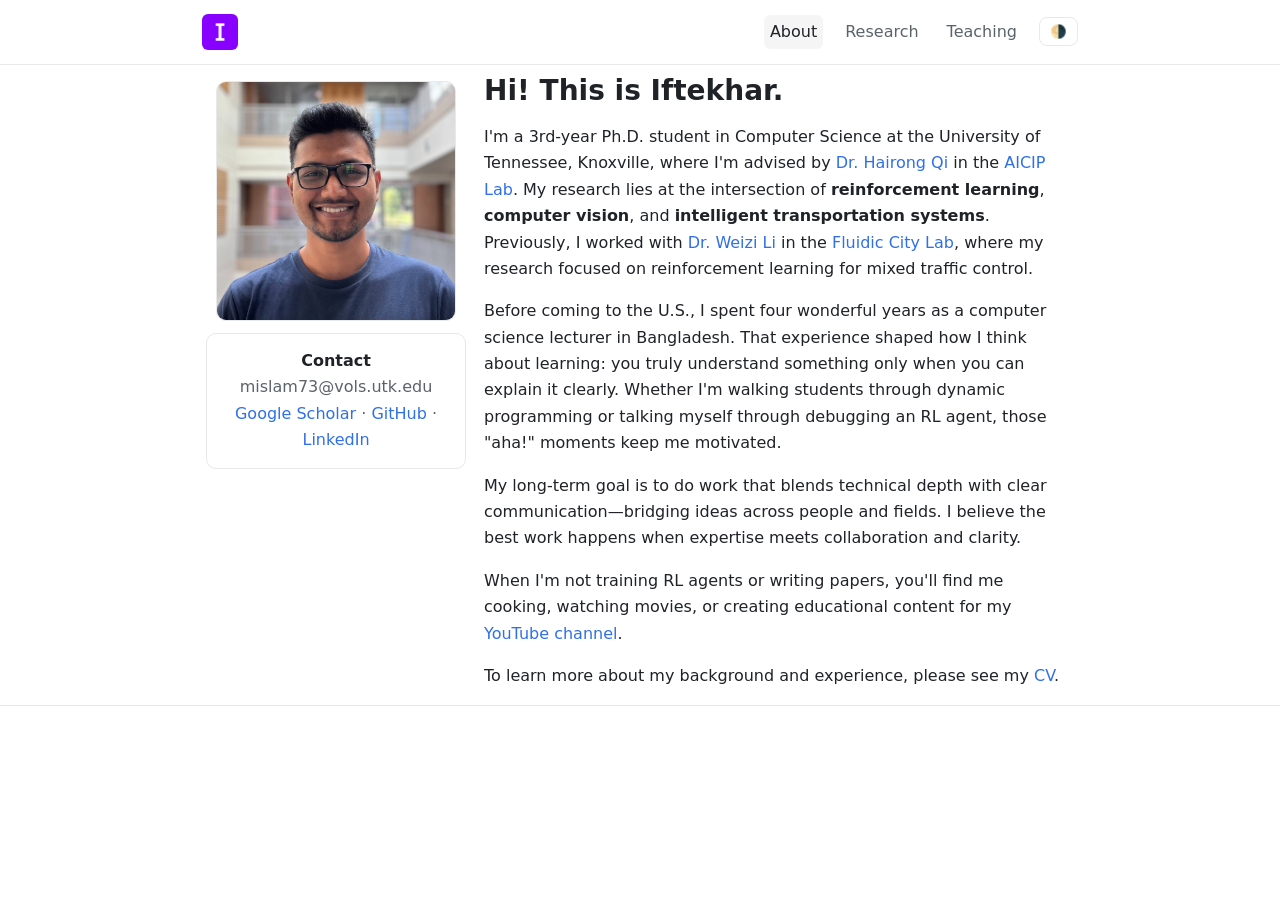
<file: index.html>
<!doctype html>
<html lang="en"><head>
<meta charset="utf-8"><meta name="viewport" content="width=device-width, initial-scale=1">
<title>Iftekharul Islam</title>
<link rel="icon" href="/assets/img/favicon.ico" type="image/svg+xml">
<link rel="stylesheet" href="/assets/css/styles.css">
</head><body>
<!-- <header class="site-header"><div class="container nav"> -->
  <!-- <a class="brand" href="/"><img src="/assets/img/favicon.ico" alt="Logo"><span>Iftekharul Islam</span></a> -->
  <!-- <a class="brand" href="/"><img src="/assets/img/favicon.ico" alt="Logo"></a>
  <nav class="navlinks">
    <a href="/" class="active">About</a>
    <a href="/research.html" class="">Research</a>
    <a href="/teaching.html" class="">Teaching</a>
    <button class="toggle" data-toggle-theme aria-label="Toggle theme">🌗</button>
  </nav>
</div></header> -->

<header class="site-header"><div class="container nav">
  <a class="brand" href="/"><img src="/assets/img/favicon.ico" alt="Logo"></a>
  <nav class="navlinks">
    <a href="/" class="active">About</a>
    <a href="/research.html" class="">Research</a>
    <a href="/teaching.html" class="">Teaching</a>
    <button class="toggle" data-toggle-theme aria-label="Toggle theme">🌗</button>
  </nav>
</div></header>

  
<main class="container">

<div class="grid">
  <div>
    <img src="/assets/img/profile.jpg" alt="Profile photo">
    <div class="card" style="margin-top:12px">
      <strong>Contact</strong>
      <div class="small">mislam73@vols.utk.edu</div>
      <div class="small"><a href="https://scholar.google.com/citations?user=0Px185sAAAAJ">Google Scholar</a> ·
      <a href="https://github.com/iftekharCS">GitHub</a> ·
      <a href="https://www.linkedin.com/in/iftekhar-cs">LinkedIn</a></div>
    </div>
  </div>
  <div>
<h1>Hi! This is Iftekhar.</h1>


<p>I'm a 3rd-year Ph.D. student in Computer Science at the University of Tennessee, Knoxville, where I'm advised by <a href="https://eecs.utk.edu/people/hairong-qi/">Dr. Hairong Qi</a> in the <a href="https://aicip.github.io/">AICIP Lab</a>. My research lies at the intersection of <strong>reinforcement learning</strong>, <strong>computer vision</strong>, and <strong>intelligent transportation systems</strong>. Previously, I worked with <a href="https://weizi-li.github.io/">Dr. Weizi Li</a> in the <a href="https://fluidic-city.github.io/">Fluidic City Lab</a>, where my research focused on reinforcement learning for mixed traffic control.</p>

<!-- <p>Previously, I worked with <a href="https://weizi-li.github.io/">Dr. Weizi Li</a> in the <a href="https://fluidic-city.github.io/">Fluidic City Lab</a>, where my research focused on reinforcement learning for mixed traffic control.</p> -->
    
<!-- <p>I'm a 3rd-year Ph.D. student in Computer Science at the University of Tennessee, Knoxville, where I work with <a href="https://weizi-li.github.io/">Dr. Weizi Li</a> in the <a href="https://fluidic-city.github.io/">Fluidic City Lab</a>. My research lies at the intersection of <strong>reinforcement learning</strong> and <strong>intelligent transportation systems</strong>. I'm teaching robot vehicles to be proactive neighbors on the road—helping mixed traffic flow safely and efficiently.</p> -->

<p>Before coming to the U.S., I spent four wonderful years as a computer science lecturer in Bangladesh. That experience shaped how I think about learning: you truly understand something only when you can explain it clearly. Whether I'm walking students through dynamic programming or talking myself through debugging an RL agent, those "aha!" moments keep me motivated.</p>

<p>My long-term goal is to do work that blends technical depth with clear communication—bridging ideas across people and fields. I believe the best work happens when expertise meets collaboration and clarity.</p>

<p>When I'm not training RL agents or writing papers, you'll find me cooking, watching movies, or creating educational content for my <a href="https://www.youtube.com/@philoCS">YouTube channel</a>.</p>

<p>To learn more about my background and experience, please see my <a href="/assets/pdf/MII_CV_03_05_2026.pdf">CV</a>.</p>

    <!-- <h2>News</h2>
    <ul>
      <li>Two papers accepted to <strong>IROS 2025</strong> (Heterogeneous Mixed Traffic; Beacon dataset).</li>
      <li>GTA for <strong>COSC 423/523 AI</strong> (Fall 2025).</li>
    </ul>

    <h2>CV</h2>
    <p>See my <a href="/CV.pdf">CV (PDF)</a>.</p> -->
  </div>
</div>
</main>
<footer><div class="container">
  <!-- <div>© 2025 Md Iftekharul Islam · <span class="small">UTK · RL · ITS</span></div> -->
</div></footer>
<script src="/assets/js/theme.js"></script>
</body></html>
</file>
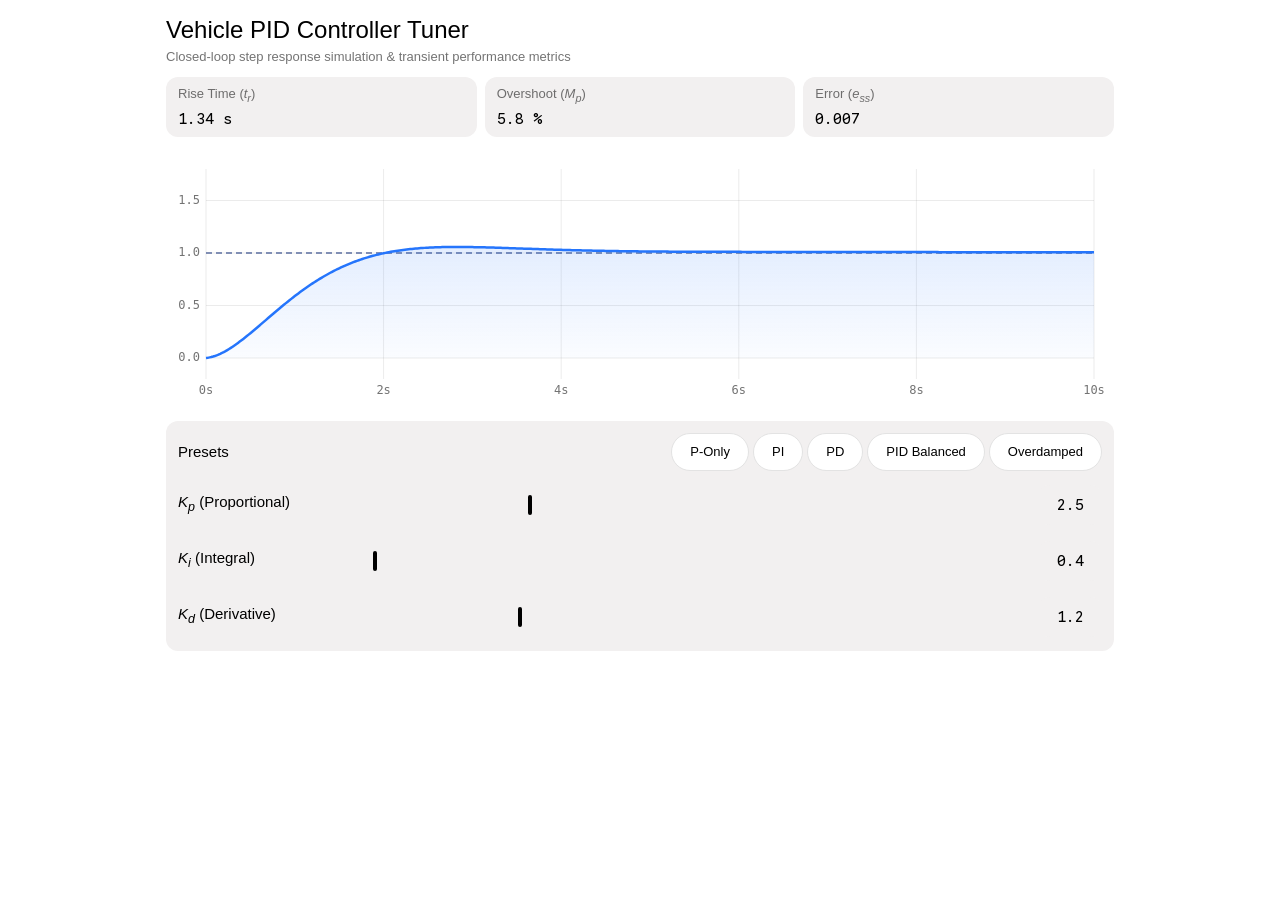
<file: ECE692/presentation/10_08_pid/index.html>
<!DOCTYPE html>
<html lang="en">
<head>
<script id="lumi-getcssvar">
window.getCssVar = window.getCssVar || function(name) {
  try {
    return getComputedStyle(document.documentElement).getPropertyValue(name).trim();
  } catch (e) { return ''; }
};
</script>

<script id="lumi-alpha">
window.lumiAlpha = window.lumiAlpha || function(c, a) {
  try {
    if (c == null) return c;
    c = ('' + c).trim();
    var al = (typeof a === 'number') ? a : parseInt(a, 16) / 255;
    if (!(al >= 0)) al = 1; if (al > 1) al = 1;
    if (c.charAt(0) === '#') {
      var h = c.slice(1);
      if (h.length === 3) h = h[0]+h[0]+h[1]+h[1]+h[2]+h[2];
      var r = parseInt(h.slice(0,2),16), g = parseInt(h.slice(2,4),16), b = parseInt(h.slice(4,6),16);
      if (r>=0 && g>=0 && b>=0) return 'rgba('+r+','+g+','+b+','+al+')';
      return c;
    }
    if (c.slice(0,3) === 'rgb') {
      var s = c.indexOf('('), e = c.indexOf(')');
      if (s>=0 && e>s) {
        var p = c.slice(s+1, e).split(',');
        return 'rgba('+(p[0]||'0').trim()+','+(p[1]||'0').trim()+','+(p[2]||'0').trim()+','+al+')';
      }
      return c;
    }
    return c;
  } catch (e) { return c; }
};
</script>

<script id="lumi-canvas-guard">
(function() {
  if (window.__lumiCanvasGuard) return;
  window.__lumiCanvasGuard = true;
  var MAX_PX = 4096, MIN_FONT_PX = 12;
  try {
    var CP = HTMLCanvasElement.prototype;
    var BOX = {width: 'clientWidth', height: 'clientHeight'}, D = {};
    Object.keys(BOX).forEach(function(p) {
      D[p] = Object.getOwnPropertyDescriptor(CP, p);
    });
    var tracking = function(el, p) {
      var box = el[BOX[p]];
      return !el.style[p] && box > 0 && box === D[p].get.call(el) &&
          box === el['__lumiLast' + p];
    };
    var MAX = {width: 'maxWidth', height: 'maxHeight'};
    var PAD = {width: ['paddingLeft', 'paddingRight'],
               height: ['paddingTop', 'paddingBottom']};
    var avail = function(el, p) {
      var pe = el.parentElement;
      if (!pe) return 0;
      var cs = getComputedStyle(pe);
      return pe[BOX[p]] - parseFloat(cs[PAD[p][0]]) -
          parseFloat(cs[PAD[p][1]]);
    };
    Object.keys(BOX).forEach(function(p) {
      var d = D[p];
      if (!d || !d.set || !d.get) return;
      Object.defineProperty(CP, p, {
        configurable: true, enumerable: d.enumerable, get: d.get,
        set: function(v) {
          var n = +v, box = this[BOX[p]];
          if (n > MAX_PX) n = MAX_PX;
          if (n > box && tracking(this, p)) {
            var el = this, pins = {};
            Object.keys(BOX).forEach(function(q) {
              if (tracking(el, q)) pins[q] = avail(el, q) ||
                  el['__lumiBox' + q];
            });
            Object.keys(pins).forEach(function(q) {
              el.style[q] = '100%';
              el.style[MAX[q]] = pins[q] + 'px';
            });
            n = box;
          }
          this['__lumiBox' + p] = box;
          this['__lumiLast' + p] = n;
          d.set.call(this, isNaN(n) ? v : n);
        }
      });
    });
  } catch (e) {}
  try {
    var XP = CanvasRenderingContext2D.prototype;
    var px = /(\d*\.?\d+)px/;
    var floorFont = function(ctx) {
      var f = ctx.font, m = px.exec(f);
      if (m && +m[1] >= 4 && +m[1] < MIN_FONT_PX) ctx.font = f.replace(px, MIN_FONT_PX + 'px');
    };
    ['fillText', 'strokeText', 'measureText'].forEach(function(k) {
      var o = XP[k];
      if (typeof o !== 'function') return;
      XP[k] = function() { floorFont(this); return o.apply(this, arguments); };
    });
  } catch (e) {}
})();
</script>

<style id="lumi-runtime">
/* luminous.css */
/*
 * Luminous runtime stylesheet — injected once into every generated widget's
 * <head> by the C++ widget agent (id="lumi-runtime"). Single Source of Truth
 * for ALL design tokens and pre-baked .lumi-* component classes. The SI prompts
 * (design.md / html_generation.jinja2 / chart.jinja2) must NOT re-declare these
 * tokens or component CSS; they only reference them.
 *
 * Sections:
 *   1. Web fonts (Google Sans Flex + Google Sans Code)
 *   2. Light token :root (from previewer tokens.css, verbatim)
 *   3. Dark token overrides — REMAPPED to :root so canvas/D3 readers of
 *      getComputedStyle(document.documentElement) resolve dark values (D3).
 *   4. Short diagram/chart aliases (bridge legacy --surface / --chart-N names).
 *   5. In-scope pre-baked .lumi-* component classes.
 */

/* ============================================================
 * 1. WEB FONTS  (Google Sans Flex + Google Sans Code only)
 *    Material Symbols Outlined is intentionally NOT loaded: no in-scope
 *    .lumi-* control has a functional CSS glyph dependency on it, and the
 *    icon ban forbids decorative icons (Decision D2).
 * ============================================================ */
@import url('https://fonts.googleapis.com/css2?family=Google+Sans+Flex:ital,wght@0,300..700;1,300..700&family=Google+Sans+Code:ital,wght,MONO@0,300..700,0..1;1,300..700,0..1&display=swap');

/* ============================================================
 * 2. LIGHT TOKENS (:root)
 * ============================================================ */
:root {
  --body-bg: transparent;
  --ff-sans: 'Google Sans Flex', 'Google Sans Text', 'Google Sans', sans-serif;
  --ff-mono: 'Google Sans Code', 'Google Sans Mono', monospace;

  --lumi-sys-spacing--xxs: 2px;
  --lumi-sys-spacing--xs: 4px;
  --lumi-sys-spacing--s: 8px;
  --lumi-sys-spacing--m: 12px;
  --lumi-sys-spacing--l: 16px;
  --lumi-sys-spacing--xl: 20px;
  --lumi-sys-spacing--xxl: 24px;
  --lumi-sys-spacing--3xl: 28px;
  --lumi-sys-spacing--4xl: 36px;

  --lumi-sys-shape--none: 0px;
  --lumi-sys-shape--extra-small: 4px;
  --lumi-sys-shape--small: 8px;
  --lumi-sys-shape--medium: 12px;
  --lumi-sys-shape--large: 16px;
  --lumi-sys-shape--large-increased: 20px;
  --lumi-sys-shape--large-max: 24px;
  --lumi-sys-shape--xl: 28px;
  --lumi-sys-shape--xl-increased: 32px;
  --lumi-sys-shape--xl-max: 40px;
  --lumi-sys-shape--xxl: 48px;
  --lumi-sys-shape--xxl-increased: 56px;
  --lumi-sys-shape--full: 999px;

  --lumi-sys-elevation--level1: 0 0 20px 0 rgba(0, 0, 0, 0.04);
  --lumi-sys-elevation--level2: 0 0 20px 0 rgba(0, 0, 0, 0.11);

  --lumi-sys-color--surface: #fdfcfc;
  --lumi-sys-color--surface-dim: #f2f0f0;
  --lumi-sys-color--surface-bright: #ffffff;
  --lumi-sys-color--surface-background: #fdfcfc;
  --lumi-sys-color--surface-accent: #9dd2ff;
  --lumi-sys-color--surface-container: #f2f0f0;
  --lumi-sys-color--surface-container-high: #e6e6e6;
  --lumi-sys-color--surface-translucent: rgba(255, 255, 255, 0.88);
  --lumi-sys-color--on-surface: #000000;
  --lumi-sys-color--on-surface-default: #000000;
  --lumi-sys-color--on-surface-variant: rgba(0, 0, 0, 0.55);
  --lumi-sys-color--on-surface-de-emphasis: rgba(0, 0, 0, 0.55);
  --lumi-sys-color--on-surface-low: rgba(0, 0, 0, 0.08);
  --lumi-sys-color--positive: #008052;
  --lumi-sys-color--positive-container: #daf9d4;
  --lumi-sys-color--on-positive-container: #009954;
  --lumi-sys-color--error: #de2d29;
  --lumi-sys-color--error-container: #ffdeec;
  --lumi-sys-color--on-error-container: #de2d29;
  --lumi-sys-color--accent: #9dd2ff;
  --lumi-sys-color--accent-container: #dcf1ff;
  --lumi-sys-color--accent-fixed: #3186ff;
  --lumi-sys-color--primary: #3186ff;
  --lumi-sys-color--on-primary: #ffffff;
  --lumi-sys-color--black: #000000;
  --lumi-sys-color--white: #ffffff;
  --lumi-sys-color--outline: #727676;
  --lumi-sys-color--stroke-default: #e3e3e3;

  --lumi-sys-opacity-state--hover: 0.08;
  --lumi-sys-opacity-state--focus: 0.08;
  --lumi-sys-opacity-state--pressed: 0.12;
  --lumi-sys-opacity-state--disabled: 0.12;
  --lumi-sys-opacity-state--disabled-label: 0.38;

  --lumi-sys-color--code-background: #000000;
  --lumi-sys-color--code-primary-text: #ffffff;
  --lumi-sys-color--code-blue-text: #4fa0ff;
  --lumi-sys-color--code-green-text: #60d673;
  --lumi-sys-color--code-grey-text: #808080;
  --lumi-sys-color--code-pink-text: #ff96da;
  --lumi-sys-color--code-purple-text: #969dff;
  --lumi-sys-color--code-red-text: #ff5a59;
  --lumi-sys-color--code-yellow-text: #ffdb0f;

  --lumi-sys-color--chart-series-1: #2575fc;
  --lumi-sys-color--chart-series-2: #5b6e9e;
  --lumi-sys-color--chart-series-3: #228a49;
  --lumi-sys-color--chart-series-4: #62991b;
  --lumi-sys-color--chart-series-5: #1e564d;
  --lumi-sys-color--chart-series-6: #526a45;
  --lumi-sys-color--chart-series-7: #2780c4;
  --lumi-sys-color--chart-series-8: #997112;
  --lumi-sys-color--chart-series-9: #705ec2;
  --lumi-sys-color--chart-series-10: #c84288;
}

/* ============================================================
 * 3. DARK TOKENS  (REMAPPED to :root — Decision D3)
 *    Canvas / Chart.js / D3 read getComputedStyle(document.documentElement);
 *    the theme-sync listener sets data-theme="dark" on <html>, so dark values
 *    MUST live on :root (not scoped to body) to prevent black-chart regressions.
 * ============================================================ */
:root[data-theme="dark"],
body.dark-mode,
:root[data-theme="dark"] body {
  --body-bg: #0f0f0f;
  --lumi-sys-elevation--level1: 0 0 20px 0 rgba(0, 0, 0, 0.28);
  --lumi-sys-elevation--level2: 0 0 20px 0 rgba(0, 0, 0, 0.40);

  --lumi-sys-color--surface: #0f0f0f;
  --lumi-sys-color--surface-dim: #141414;
  --lumi-sys-color--surface-bright: #1c1c1c;
  --lumi-sys-color--surface-background: #0f0f0f;
  --lumi-sys-color--surface-accent: #14204f;
  --lumi-sys-color--surface-container: #141414;
  --lumi-sys-color--surface-container-high: #1c1c1c;
  --lumi-sys-color--surface-translucent: rgba(24, 24, 27, 0.88);
  --lumi-sys-color--on-surface: #e0e0e0;
  --lumi-sys-color--on-surface-default: #e0e0e0;
  --lumi-sys-color--on-surface-variant: rgba(255, 255, 255, 0.55);
  --lumi-sys-color--on-surface-de-emphasis: rgba(255, 255, 255, 0.55);
  --lumi-sys-color--on-surface-low: rgba(255, 255, 255, 0.12);
  --lumi-sys-color--positive: #0ebc5f;
  --lumi-sys-color--positive-container: #002220;
  --lumi-sys-color--on-positive-container: #0ebc5f;
  --lumi-sys-color--error: #ff4c45;
  --lumi-sys-color--error-container: #3c0202;
  --lumi-sys-color--on-error-container: #ff4c45;
  --lumi-sys-color--accent: #1f3b9b;
  --lumi-sys-color--accent-container: #192967;
  --lumi-sys-color--accent-fixed: #3186ff;
  --lumi-sys-color--primary: #9dd2ff;
  --lumi-sys-color--on-primary: #192967;
  --lumi-sys-color--black: #000000;
  --lumi-sys-color--white: #ffffff;
  --lumi-sys-color--outline: #9a9b9c;
  --lumi-sys-color--stroke-default: #2d2f38;

  --lumi-sys-color--code-background: #141414;
  --lumi-sys-color--code-primary-text: #ffffff;
  --lumi-sys-color--code-blue-text: #4fa0ff;
  --lumi-sys-color--code-green-text: #60d673;
  --lumi-sys-color--code-grey-text: #808080;
  --lumi-sys-color--code-pink-text: #ff96da;
  --lumi-sys-color--code-purple-text: #969dff;
  --lumi-sys-color--code-red-text: #ff5a59;
  --lumi-sys-color--code-yellow-text: #ffdb0f;

  --lumi-sys-color--chart-series-1: #9dd2ff;
  --lumi-sys-color--chart-series-2: #96a7d6;
  --lumi-sys-color--chart-series-3: #50e389;
  --lumi-sys-color--chart-series-4: #c8f585;
  --lumi-sys-color--chart-series-5: #f5f2e6;
  --lumi-sys-color--chart-series-6: #dcd8c0;
  --lumi-sys-color--chart-series-7: #82c7ff;
  --lumi-sys-color--chart-series-8: #f5d77f;
  --lumi-sys-color--chart-series-9: #d9ceff;
  --lumi-sys-color--chart-series-10: #ffa6d7;
}

/* ============================================================
 * 3b. OS-LEVEL DARK FALLBACK  (prefers-color-scheme)
 *     A prior refactor introduced this stylesheet and moved the dark tokens onto
 *     :root[data-theme="dark"], but dropped the @media (prefers-color-scheme:
 *     dark) trigger that widgets previously carried in their own <style>.
 *     Inline widgets whose host sends no set-theme / data-theme message therefore
 *     stayed on the light --surface (#fdfcfc), rendering white in dark mode.
 *     Re-apply the dark values on OS dark; an explicit host data-theme="light"
 *     still opts back to light. Keep in sync with the :root[data-theme="dark"]
 *     block above.
 * ============================================================ */
@media (prefers-color-scheme: dark) {
  :root:not([data-theme="light"]) {
    --body-bg: #0f0f0f;
    --lumi-sys-elevation--level1: 0 0 20px 0 rgba(0, 0, 0, 0.28);
    --lumi-sys-elevation--level2: 0 0 20px 0 rgba(0, 0, 0, 0.40);

    --lumi-sys-color--surface: #0f0f0f;
    --lumi-sys-color--surface-dim: #141414;
    --lumi-sys-color--surface-bright: #1c1c1c;
    --lumi-sys-color--surface-background: #0f0f0f;
    --lumi-sys-color--surface-accent: #14204f;
    --lumi-sys-color--surface-container: #141414;
    --lumi-sys-color--surface-container-high: #1c1c1c;
    --lumi-sys-color--surface-translucent: rgba(24, 24, 27, 0.88);
    --lumi-sys-color--on-surface: #e0e0e0;
    --lumi-sys-color--on-surface-default: #e0e0e0;
    --lumi-sys-color--on-surface-variant: rgba(255, 255, 255, 0.55);
    --lumi-sys-color--on-surface-de-emphasis: rgba(255, 255, 255, 0.55);
    --lumi-sys-color--on-surface-low: rgba(255, 255, 255, 0.12);
    --lumi-sys-color--positive: #0ebc5f;
    --lumi-sys-color--positive-container: #002220;
    --lumi-sys-color--on-positive-container: #0ebc5f;
    --lumi-sys-color--error: #ff4c45;
    --lumi-sys-color--error-container: #3c0202;
    --lumi-sys-color--on-error-container: #ff4c45;
    --lumi-sys-color--accent: #1f3b9b;
    --lumi-sys-color--accent-container: #192967;
    --lumi-sys-color--accent-fixed: #3186ff;
    --lumi-sys-color--primary: #9dd2ff;
    --lumi-sys-color--on-primary: #192967;
    --lumi-sys-color--black: #000000;
    --lumi-sys-color--white: #ffffff;
    --lumi-sys-color--outline: #9a9b9c;
    --lumi-sys-color--stroke-default: #2d2f38;

    --lumi-sys-color--code-background: #141414;
    --lumi-sys-color--code-primary-text: #ffffff;
    --lumi-sys-color--code-blue-text: #4fa0ff;
    --lumi-sys-color--code-green-text: #60d673;
    --lumi-sys-color--code-grey-text: #808080;
    --lumi-sys-color--code-pink-text: #ff96da;
    --lumi-sys-color--code-purple-text: #969dff;
    --lumi-sys-color--code-red-text: #ff5a59;
    --lumi-sys-color--code-yellow-text: #ffdb0f;

    --lumi-sys-color--chart-series-1: #9dd2ff;
    --lumi-sys-color--chart-series-2: #96a7d6;
    --lumi-sys-color--chart-series-3: #50e389;
    --lumi-sys-color--chart-series-4: #c8f585;
    --lumi-sys-color--chart-series-5: #f5f2e6;
    --lumi-sys-color--chart-series-6: #dcd8c0;
    --lumi-sys-color--chart-series-7: #82c7ff;
    --lumi-sys-color--chart-series-8: #f5d77f;
    --lumi-sys-color--chart-series-9: #d9ceff;
    --lumi-sys-color--chart-series-10: #ffa6d7;
  }
}

/* ============================================================
 * 4. SHORT DIAGRAM / CHART ALIASES
 *    Legacy diagram.md and chart.jinja2 reference short names such as
 *    --surface, --on-surface, --chart-1..10, --primary, --r-full. These MUST
 *    resolve to the canonical --lumi-sys-color--* tokens (which flip in dark
 *    mode) — otherwise every diagram var() falls back to black (historical
 *    mass-regression bug #4). Light-hex fallbacks are a last resort only.
 * ============================================================ */
:root {
  /* surfaces */
  --surface: var(--lumi-sys-color--surface, #fdfcfc);
  --surface-dim: var(--lumi-sys-color--surface-dim, #f2f0f0);
  --surface-bright: var(--lumi-sys-color--surface-bright, #ffffff);
  --surface-container: var(--lumi-sys-color--surface-container, #f2f0f0);
  --surface-container-high: var(--lumi-sys-color--surface-container-high, #e6e6e6);
  --surface-container-lowest: var(--lumi-sys-color--surface, #ffffff);
  --surface-accent: var(--lumi-sys-color--surface-accent, #9dd2ff);
  --surface-translucent: var(--lumi-sys-color--surface-translucent, rgba(255, 255, 255, 0.88));
  --surface-glass: var(--lumi-sys-color--surface-translucent, rgba(255, 255, 255, 0.88));
  /* foreground */
  --on-surface: var(--lumi-sys-color--on-surface, #000000);
  --on-surface-variant: var(--lumi-sys-color--on-surface-variant, rgba(0, 0, 0, 0.55));
  --on-surface-low: var(--lumi-sys-color--on-surface-low, rgba(0, 0, 0, 0.08));
  /* accents / brand */
  --primary: var(--lumi-sys-color--primary, #3186ff);
  --primary-container: var(--lumi-sys-color--accent-container, #dcf1ff);
  --accent: var(--lumi-sys-color--accent, #9dd2ff);
  --accent-container: var(--lumi-sys-color--accent-container, #dcf1ff);
  --accent-fixed: var(--lumi-sys-color--accent-fixed, #3186ff);
  /* status */
  --positive: var(--lumi-sys-color--positive, #008052);
  --positive-container: var(--lumi-sys-color--positive-container, #daf9d4);
  --error: var(--lumi-sys-color--error, #de2d29);
  --error-container: var(--lumi-sys-color--error-container, #ffdeec);
  /* structure */
  --outline: var(--lumi-sys-color--outline, #727676);
  --stroke-default: var(--lumi-sys-color--stroke-default, #e3e3e3);
  /* chart series 1..10 */
  --chart-1: var(--lumi-sys-color--chart-series-1, #2575fc);
  --chart-2: var(--lumi-sys-color--chart-series-2, #5b6e9e);
  --chart-3: var(--lumi-sys-color--chart-series-3, #228a49);
  --chart-4: var(--lumi-sys-color--chart-series-4, #62991b);
  --chart-5: var(--lumi-sys-color--chart-series-5, #1e564d);
  --chart-6: var(--lumi-sys-color--chart-series-6, #526a45);
  --chart-7: var(--lumi-sys-color--chart-series-7, #2780c4);
  --chart-8: var(--lumi-sys-color--chart-series-8, #997112);
  --chart-9: var(--lumi-sys-color--chart-series-9, #705ec2);
  --chart-10: var(--lumi-sys-color--chart-series-10, #c84288);
  /* code palette */
  --code-background: var(--lumi-sys-color--code-background, #000000);
  --code-primary-text: var(--lumi-sys-color--code-primary-text, #ffffff);
  /* spacing shorthands */
  --spacing-xs: var(--lumi-sys-spacing--xs, 4px);
  --spacing-s: var(--lumi-sys-spacing--s, 8px);
  --spacing-m: var(--lumi-sys-spacing--m, 12px);
  --spacing-l: var(--lumi-sys-spacing--l, 16px);
  --spacing-xl: var(--lumi-sys-spacing--xl, 20px);
  /* radius shorthands */
  --r-s: var(--lumi-sys-shape--small, 8px);
  --r-m: var(--lumi-sys-shape--medium, 12px);
  --r-l: var(--lumi-sys-shape--large, 16px);
  --r-full: var(--lumi-sys-shape--full, 999px);
}

/* ============================================================
 * 5. IN-SCOPE PRE-BAKED COMPONENT CLASSES
 *    Interactive controls + simple display components only (Decision D5).
 *    Complex components (timeline, sequence, stepper, pros-cons, hero, HUD,
 *    hotspot, media grid) are intentionally excluded.
 * ============================================================ */

/* Global font rendering quality + themed surface backdrop.
 * background/color MUST be set here (SSoT) so the widget backdrop follows the
 * light/dark surface token deterministically. Without this, a widget whose
 * model-generated markup forgets `background: var(--surface)` on its root
 * container falls back to the browser-default white body, producing a broken
 * dark mode (light header/chart area behind a dark card). Regression source:
 * batch1 PB-A02 dark. */
html, body {
  background: var(--body-bg, transparent) !important;
  color: var(--on-surface) !important;
  /* Auto-resizing iframe: content grows the frame, never scrolls the document.
   * Model widgets already emit this; declared here as the SSoT default. */
  overflow-y: hidden;
  -webkit-font-smoothing: antialiased;
  -moz-osx-font-smoothing: grayscale;
  font-optical-sizing: auto;
  text-rendering: optimizeLegibility;
}

.widget-container {
  width: 100% !important;
  max-width: 100% !important;
  padding-inline: 0 !important;
  box-sizing: border-box;
}

/* ============================================================
 * SCROLLBAR DISCIPLINE (single source of truth)
 *   Long lists/cards flow and let the iframe auto-resize (see the C++
 *   NeutralizeInnerScroll pass, which removes accidental tiny scroll boxes).
 *   For LEGITIMATE overflow that remains (wide tables, code, pan-containers,
 *   large >=240px viewports) render a slim, theme-aware scrollbar.
 *   One token carries the correct light/dark contrast (the auto-flipped
 *   stroke token is too dark on #0f0f0f), referenced once = SSoT.
 * ============================================================ */
:root { --lumi-scrollbar-thumb: rgba(0, 0, 0, 0.20); }
:root[data-theme="dark"], body.dark-mode { --lumi-scrollbar-thumb: rgba(255, 255, 255, 0.20); }
@media (prefers-color-scheme: dark) {
  :root:not([data-theme="light"]) { --lumi-scrollbar-thumb: rgba(255, 255, 255, 0.20); }
}
* {
  scrollbar-width: thin;
  scrollbar-color: var(--lumi-scrollbar-thumb) transparent;
}
::-webkit-scrollbar { width: 6px; height: 6px; }
::-webkit-scrollbar-track { background: transparent; }
::-webkit-scrollbar-thumb {
  background-color: var(--lumi-scrollbar-thumb);
  border-radius: var(--lumi-sys-shape--full, 999px);
}

/* --- Buttons --- */
/* Universal button fallback (element specificity 0,0,1) — beats `* { padding: 0 }`
   author resets (0,0,0) while still yielding to any author class selector (0,1,0). */
button {
  appearance: none;
  -webkit-appearance: none;
  display: inline-flex;
  align-items: center;
  justify-content: center;
  gap: var(--lumi-sys-spacing--xs, 6px);
  min-height: 36px;
  padding: 6px 16px;
  font-family: var(--ff-sans, 'Google Sans Flex', 'Google Sans', sans-serif);
  font-size: 13px;
  font-weight: 500;
  line-height: 18px;
  color: var(--on-surface, #000000);
  background-color: var(--surface-bright, #ffffff);
  border: 1px solid var(--stroke-default, #e3e3e3);
  border-radius: var(--lumi-sys-shape--full, 999px);
  cursor: pointer;
  user-select: none;
  box-sizing: border-box;
  transition: background-color 0.15s, color 0.15s, border-color 0.15s;
}
button:hover {
  background-color: var(--surface-container-high, #e6e6e6);
}
button.active, button.is-active, button.selected, button.is-selected, button[aria-pressed="true"], button[aria-selected="true"] {
  background-color: var(--accent-container, #dcf1ff);
  color: var(--accent-fixed, #3186ff);
  border-color: transparent;
}

.lumi-btn, [class^="lumi-btn-"], [class*=" lumi-btn-"] { display: inline-flex; align-items: center; justify-content: center; gap: var(--lumi-sys-spacing--s, 8px); min-height: 40px; padding: 0px 20px; font-family: var(--ff-sans, 'Google Sans Flex', 'Google Sans', sans-serif); font-size: 14px; font-weight: 500; line-height: 20px; border-radius: var(--lumi-sys-shape--full, 999px); border: 1px solid var(--lumi-sys-color--stroke-default, #e3e3e3); cursor: pointer; user-select: none; transition: background-color 0.15s, color 0.15s, border-color 0.15s, box-shadow 0.15s, transform 0.1s; text-decoration: none; box-sizing: border-box; white-space: nowrap; }
.lumi-btn:active, .lumi-btn.is-pressed, [class^="lumi-btn-"]:active, [class*=" lumi-btn-"]:active { transform: scale(0.98); }
.lumi-btn--tonal, .lumi-btn-tonal, .lumi-btn--secondary, .lumi-btn-secondary, [class^="lumi-btn-"], [class*=" lumi-btn-"] { background-color: var(--lumi-sys-color--surface-bright, #ffffff); color: var(--lumi-sys-color--on-surface-default, #000000); }
.lumi-btn--tonal:hover, .lumi-btn-tonal:hover, .lumi-btn--secondary:hover, .lumi-btn-secondary:hover, [class^="lumi-btn-"]:hover, [class*=" lumi-btn-"]:hover { background-color: var(--lumi-sys-color--surface-container-high, #e6e6e6); }
.lumi-btn--accent, .lumi-btn-accent, .lumi-btn--primary, .lumi-btn-primary { background-color: var(--lumi-sys-color--accent, #9dd2ff); color: var(--lumi-sys-color--on-surface-default, #000000); border-color: transparent; }
.lumi-btn--accent:hover, .lumi-btn-accent:hover, .lumi-btn--primary:hover, .lumi-btn-primary:hover { background-color: var(--lumi-sys-color--accent-container, #dcf1ff); }
.lumi-btn--bright, .lumi-btn-bright { background-color: var(--lumi-sys-color--surface-bright, #ffffff); color: var(--lumi-sys-color--on-surface-default, #000000); border-color: var(--lumi-sys-color--stroke-default, #e3e3e3); box-shadow: none; }
.lumi-btn--bright:hover, .lumi-btn-bright:hover { background-color: var(--lumi-sys-color--surface-container-high, #e6e6e6); }
.lumi-btn--ghost, .lumi-btn-ghost, .lumi-btn--on-surface { background-color: var(--lumi-sys-color--on-surface-low, rgba(0, 0, 0, 0.04)); color: var(--lumi-sys-color--on-surface-default, #000000); border-color: transparent; }
.lumi-btn--ghost:hover, .lumi-btn-ghost:hover, .lumi-btn--on-surface:hover { background-color: var(--lumi-sys-color--on-surface-low, rgba(0, 0, 0, 0.08)); }
.lumi-btn--translucent { background-color: rgba(255, 255, 255, 0.25); backdrop-filter: blur(12px); color: var(--lumi-sys-color--on-surface-default, #000000); border-color: rgba(255, 255, 255, 0.3); }
.lumi-btn--translucent:hover { background-color: rgba(255, 255, 255, 0.35); }
.lumi-btn--small, .lumi-btn-small { min-height: 36px; padding: 0px 16px; font-size: 13px; line-height: 18px; gap: var(--lumi-sys-spacing--xs, 4px); }
.lumi-btn--xsmall, .lumi-btn-xsmall { min-height: 24px; padding: 0px 10px; font-size: 11px; line-height: 16px; gap: 4px; }
.lumi-btn:disabled, .lumi-btn.is-disabled, [class^="lumi-btn-"]:disabled, [class*=" lumi-btn-"]:disabled { opacity: var(--lumi-sys-opacity-state--disabled, 0.38); cursor: not-allowed; pointer-events: none; }
.lumi-btn.is-selected, .lumi-btn.selected, .lumi-btn.is-active, .lumi-btn.active, .lumi-btn[aria-pressed="true"], .lumi-btn[aria-selected="true"] { background-color: var(--lumi-sys-color--accent-container, #dcf1ff); color: var(--lumi-sys-color--on-surface-default, #000000); border-color: transparent; }
.lumi-btn.is-selected:hover, .lumi-btn.selected:hover, .lumi-btn.is-active:hover, .lumi-btn.active:hover, .lumi-btn[aria-pressed="true"]:hover, .lumi-btn[aria-selected="true"]:hover { background-color: var(--lumi-sys-color--accent, #9dd2ff); }

/* --- Switch --- */
.lumi-switch { display: inline-flex; align-items: center; gap: var(--lumi-sys-spacing--s, 8px); cursor: pointer; font-family: var(--ff-sans, 'Google Sans Flex', 'Google Sans', sans-serif); font-size: 15px; color: var(--lumi-sys-color--on-surface-default, #000000); user-select: none; }
.lumi-switch input[type="checkbox"] { position: absolute; opacity: 0; width: 0px; height: 0px; pointer-events: none; }
.lumi-switch__track { position: relative; display: inline-flex; align-items: center; width: 52px; height: 32px; background-color: var(--lumi-sys-color--surface-dim, #f2f0f0); border: 2px solid var(--lumi-sys-color--stroke-default, rgba(0, 0, 0, 0.12)); border-radius: var(--lumi-sys-shape--full, 999px); transition: background-color 0.2s, border-color 0.2s; flex-shrink: 0; box-sizing: border-box; }
.lumi-switch__thumb, .lumi-switch__track::after { content: ""; position: absolute; top: 50%; left: 6px; transform: translateY(-50%); width: 16px; height: 16px; border-radius: 50%; background-color: var(--lumi-sys-color--on-surface-variant, #757575); transition: 0.2s cubic-bezier(0.4, 0, 0.2, 1); display: flex; align-items: center; justify-content: center; box-sizing: border-box; }
.lumi-switch input[type="checkbox"]:checked + .lumi-switch__track { background-color: var(--lumi-sys-color--accent-fixed, #3186ff); border-color: transparent; }
.lumi-switch input[type="checkbox"]:checked + .lumi-switch__track .lumi-switch__thumb, .lumi-switch input[type="checkbox"]:checked + .lumi-switch__track::after { left: 22px; width: 24px; height: 24px; background-color: rgb(255, 255, 255); }
.lumi-switch input[type="checkbox"]:disabled + .lumi-switch__track { opacity: var(--lumi-sys-opacity-state--disabled, 0.38); cursor: not-allowed; }
.lumi-switch--small .lumi-switch__track, .lumi-switch--mini .lumi-switch__track { width: 32px; height: 20px; }
.lumi-switch--small .lumi-switch__thumb, .lumi-switch--small .lumi-switch__track::after, .lumi-switch--mini .lumi-switch__thumb, .lumi-switch--mini .lumi-switch__track::after { width: 12px; height: 12px; left: 2px; }
.lumi-switch--small input[type="checkbox"]:checked + .lumi-switch__track .lumi-switch__thumb, .lumi-switch--small input[type="checkbox"]:checked + .lumi-switch__track::after, .lumi-switch--mini input[type="checkbox"]:checked + .lumi-switch__track .lumi-switch__thumb, .lumi-switch--mini input[type="checkbox"]:checked + .lumi-switch__track::after { left: 12px; width: 16px; height: 16px; }

/* --- Checkbox --- */
.lumi-checkbox-label { display: inline-flex; align-items: center; gap: var(--lumi-sys-spacing--s, 8px); cursor: pointer; font-family: var(--ff-sans, 'Google Sans Flex', 'Google Sans', sans-serif); font-size: 15px; color: var(--lumi-sys-color--on-surface-default, #000000); user-select: none; }
.lumi-checkbox-label input[type="checkbox"] { position: absolute; opacity: 0; width: 0px; height: 0px; pointer-events: none; }
.lumi-checkbox { position: relative; width: 24px; height: 24px; border-radius: var(--lumi-sys-shape--small, 8px); border: 2px solid var(--lumi-sys-color--on-surface-variant, rgba(0, 0, 0, 0.55)); background-color: transparent; transition: background-color 0.15s, border-color 0.15s, box-shadow 0.15s; display: flex; align-items: center; justify-content: center; flex-shrink: 0; box-sizing: border-box; }
.lumi-checkbox-label:hover .lumi-checkbox { background-color: var(--lumi-sys-color--on-surface-low, rgba(0, 0, 0, 0.04)); border-color: var(--lumi-sys-color--on-surface-default, #000000); }
.lumi-checkbox-label input[type="checkbox"]:checked ~ .lumi-checkbox, .lumi-checkbox-label input[type="checkbox"]:indeterminate ~ .lumi-checkbox, .lumi-checkbox.is-indeterminate { background-color: var(--lumi-sys-color--on-surface-default, #000000); border-color: transparent; }
.lumi-checkbox .lumi-checkmark { font-size: 18px; line-height: 1; color: var(--lumi-sys-color--surface, #ffffff); fill: var(--lumi-sys-color--surface, #ffffff); display: none; user-select: none; }
.lumi-checkbox-label input[type="checkbox"]:checked ~ .lumi-checkbox .lumi-checkmark, .lumi-checkbox-label input[type="checkbox"]:checked ~ .lumi-checkbox .lumi-checkbox__check { display: block; }
.lumi-checkbox-label input[type="checkbox"]:indeterminate ~ .lumi-checkbox .lumi-checkbox__indeterminate, .lumi-checkbox.is-indeterminate .lumi-checkbox__indeterminate { display: block; }
.lumi-checkbox-label input[type="checkbox"]:disabled ~ .lumi-checkbox, .lumi-checkbox-label input[type="checkbox"]:disabled ~ span { opacity: var(--lumi-sys-opacity-state--disabled, 0.38); cursor: not-allowed; }

/* --- Slider --- */
.lumi-slider-container { display: flex; align-items: center; gap: var(--lumi-sys-spacing--m, 16px); width: 100%; }
.lumi-slider-row { display: flex; flex-direction: column; gap: var(--lumi-sys-spacing--xs, 4px); width: 100%; }
.lumi-slider-label { font-family: var(--ff-sans, 'Google Sans Flex', 'Google Sans', sans-serif); font-size: 15px; font-weight: 400; color: var(--lumi-sys-color--on-surface-default, #000000); white-space: nowrap; overflow: hidden; text-overflow: ellipsis; }
.lumi-slider { appearance: none; width: calc(100% + 28px); margin-left: -14px; margin-right: -14px; height: 40px; background: transparent; cursor: pointer; box-sizing: border-box; }
.lumi-slider:focus { outline: none; }
.lumi-slider::-webkit-slider-runnable-track { height: 4px; --thumb-center: calc(14px + (100% - 28px) * (var(--progress, 50%) / 100%)); --active-end: calc(var(--thumb-center) - 8px + (var(--progress, 50%) / 100%) * 6px); background-image: radial-gradient(circle at calc(100% - 18px) center, var(--lumi-sys-color--on-surface-variant, #757575) 2px, transparent 2.5px), linear-gradient( to right, transparent 0, transparent 14px, var(--lumi-sys-color--on-surface-default, #000000) 14px, var(--lumi-sys-color--on-surface-default, #000000) var(--active-end), transparent var(--active-end), transparent calc(var(--thumb-center) + 8px), var(--lumi-sys-color--stroke-default, rgba(0, 0, 0, 0.12)) calc(var(--thumb-center) + 8px), var(--lumi-sys-color--stroke-default, rgba(0, 0, 0, 0.12)) calc(100% - 16px), transparent calc(100% - 16px), transparent 100% ); border-radius: var(--lumi-sys-shape--full, 999px); border-width: medium; border-style: none; border-color: currentcolor; border-image: none; }
.lumi-slider::-webkit-slider-thumb { appearance: none; width: 32px; height: 32px; border-radius: 50%; background-color: transparent; background-image: url("data:image/svg+xml,%3Csvg xmlns='http://www.w3.org/2000/svg' width='32' height='32' viewBox='0 0 32 32'%3E%3Crect x='14' y='6' width='4' height='20' rx='2' fill='%23000000'/%3E%3C/svg%3E"); background-size: 32px 32px; background-repeat: no-repeat; background-position: center center; border-width: medium; border-style: none; border-color: currentcolor; border-image: none; box-sizing: border-box; margin-top: -14px; cursor: pointer; transition: background-color 0.15s; }
.lumi-slider:hover::-webkit-slider-thumb { background-color: var(--lumi-sys-color--on-surface-low, rgba(0, 0, 0, 0.08)); }
.lumi-slider:active::-webkit-slider-thumb { background-color: var(--lumi-sys-color--on-surface-low, rgba(0, 0, 0, 0.12)); }
.lumi-slider:disabled { opacity: var(--lumi-sys-opacity-state--disabled, 0.38); cursor: not-allowed; }
.lumi-slider:disabled::-webkit-slider-thumb { cursor: not-allowed; box-shadow: none; }
.lumi-slider-value { display: flex; align-items: center; justify-content: center; min-width: 64px; height: 40px; padding: 0px 12px; background-color: var(--lumi-sys-color--surface-dim, #f2f0f0); border-radius: var(--lumi-sys-shape--medium, 16px); font-family: var(--ff-mono, 'Google Sans Code', 'Google Sans Mono', monospace); font-size: 15px; font-weight: 400; color: var(--lumi-sys-color--on-surface-default, #000000); flex-shrink: 0; box-sizing: border-box; }

/* --- Text input --- */
.lumi-input-group { display: flex; flex-direction: column; gap: var(--lumi-sys-spacing--xs, 4px); width: 100%; }
.lumi-input-label { font-family: var(--ff-sans, 'Google Sans Flex', 'Google Sans', sans-serif); font-size: 14px; font-weight: 500; line-height: 20px; color: var(--lumi-sys-color--on-surface-default, #000000); }
.lumi-input { appearance: none; width: 100%; min-height: 48px; padding: 0px 16px; font-family: var(--ff-sans, 'Google Sans Flex', 'Google Sans', sans-serif); font-size: 15px; font-weight: 400; line-height: 22px; color: var(--lumi-sys-color--on-surface-default, #000000); background-color: var(--lumi-sys-color--surface-bright, #ffffff); border: 1px solid var(--lumi-sys-color--stroke-default, rgba(0, 0, 0, 0.12)); border-radius: var(--lumi-sys-shape--large, 16px); background-clip: padding-box; outline: none; box-sizing: border-box; transition: border-color 0.15s, box-shadow 0.15s, background-color 0.15s; }
.lumi-input::placeholder { color: var(--lumi-sys-color--on-surface-variant, rgba(0, 0, 0, 0.55)); opacity: 0.7; }
.lumi-input:hover { border-color: var(--lumi-sys-color--on-surface-default, #000000); }
.lumi-input:focus, .lumi-input:focus-visible { border-color: var(--lumi-sys-color--accent-fixed, #3186ff); box-shadow: 0 0 0 2px var(--lumi-sys-color--accent-container, rgba(49, 134, 255, 0.25)); }
textarea.lumi-input, .lumi-input--area { min-height: 100px; padding: 12px 16px; resize: vertical; line-height: 22px; }
.lumi-input.is-error, .lumi-input-group.is-error .lumi-input { border-color: var(--lumi-sys-color--error, #ff4c45); }
.lumi-input-helper { font-family: var(--ff-sans, 'Google Sans Flex', 'Google Sans', sans-serif); font-size: 12px; line-height: 16px; color: var(--lumi-sys-color--on-surface-variant, rgba(0, 0, 0, 0.55)); }
.lumi-input-group.is-error .lumi-input-helper, .lumi-input-helper--error { color: var(--lumi-sys-color--error, #ff4c45); }
.lumi-input:disabled, .lumi-input.is-disabled { opacity: var(--lumi-sys-opacity-state--disabled, 0.38); background-color: var(--lumi-sys-color--surface-dim, #f2f0f0); cursor: not-allowed; }

/* --- Focus ring --- */
:focus-visible { outline: 2px solid var(--lumi-sys-color--on-surface-default, #000000) !important; outline-offset: 2px !important; box-shadow: none !important; }
.lumi-btn:focus-visible, .lumi-switch input[type="checkbox"]:focus-visible + .lumi-switch__track, .lumi-checkbox-label input[type="checkbox"]:focus-visible ~ .lumi-checkbox, .lumi-slider:focus-visible::-webkit-slider-thumb, .lumi-input:focus-visible { outline: 2px solid var(--lumi-sys-color--on-surface-default, #000000); outline-offset: 2px; box-shadow: none; }

/* --- Typography: Display / Headline / Body / Label --- */
.lumi-display-l { font-family: var(--ff-sans, 'Google Sans Flex', sans-serif); font-size: 42px; line-height: 48px; font-weight: 280; font-variation-settings: "wght" 280, "wdth" 100, "opsz" 42, "ROND" 100; }
.lumi-display-l-emphasized { font-family: var(--ff-sans, 'Google Sans Flex', sans-serif); font-size: 42px; line-height: 48px; font-weight: 450; font-variation-settings: "wght" 450, "wdth" 100, "opsz" 42, "ROND" 100; }
.lumi-display-m { font-family: var(--ff-sans, 'Google Sans Flex', sans-serif); font-size: 36px; line-height: 44px; font-weight: 320; font-variation-settings: "wght" 320, "wdth" 100, "opsz" 36, "ROND" 100; }
.lumi-display-m-emphasized { font-family: var(--ff-sans, 'Google Sans Flex', sans-serif); font-size: 36px; line-height: 44px; font-weight: 480; font-variation-settings: "wght" 480, "wdth" 100, "opsz" 36, "ROND" 100; }
.lumi-display-s { font-family: var(--ff-sans, 'Google Sans Flex', sans-serif); font-size: 32px; line-height: 38px; font-weight: 360; font-variation-settings: "wght" 360, "wdth" 100, "opsz" 32, "ROND" 100; }
.lumi-display-s-emphasized { font-family: var(--ff-sans, 'Google Sans Flex', sans-serif); font-size: 32px; line-height: 38px; font-weight: 500; font-variation-settings: "wght" 500, "wdth" 100, "opsz" 32, "ROND" 100; }
.lumi-headline-l { font-family: var(--ff-sans, 'Google Sans Flex', sans-serif); font-size: 28px; line-height: 36px; font-weight: 350; font-variation-settings: "wght" 350, "wdth" 100, "opsz" 28, "ROND" 20; }
.lumi-headline-l-emphasized { font-family: var(--ff-sans, 'Google Sans Flex', sans-serif); font-size: 28px; line-height: 36px; font-weight: 520; font-variation-settings: "wght" 520, "wdth" 100, "opsz" 28, "ROND" 20; }
.lumi-headline-m { font-family: var(--ff-sans, 'Google Sans Flex', sans-serif); font-size: 24px; line-height: 28px; font-weight: 380; font-variation-settings: "wght" 380, "wdth" 100, "opsz" 24, "ROND" 20; }
.lumi-headline-m-emphasized { font-family: var(--ff-sans, 'Google Sans Flex', sans-serif); font-size: 24px; line-height: 28px; font-weight: 540; font-variation-settings: "wght" 540, "wdth" 100, "opsz" 24, "ROND" 20; }
.lumi-headline-s { font-family: var(--ff-sans, 'Google Sans Flex', sans-serif); font-size: 20px; line-height: 24px; font-weight: 470; font-variation-settings: "wght" 470, "wdth" 94, "opsz" 20, "ROND" 20; }
.lumi-headline-s-emphasized { font-family: var(--ff-sans, 'Google Sans Flex', sans-serif); font-size: 20px; line-height: 24px; font-weight: 580; font-variation-settings: "wght" 580, "wdth" 94, "opsz" 20, "ROND" 20; }
.lumi-body-l { font-family: var(--ff-sans, 'Google Sans Flex', sans-serif); font-size: 17px; line-height: 24px; font-weight: 400; font-variation-settings: "wght" 400, "wdth" 92, "opsz" 17; }
.lumi-body-l-emphasized { font-family: var(--ff-sans, 'Google Sans Flex', sans-serif); font-size: 17px; line-height: 24px; font-weight: 540; font-variation-settings: "wght" 540, "wdth" 92, "opsz" 17; font-variant-numeric: tabular-nums; }
.lumi-body-m { font-family: var(--ff-sans, 'Google Sans Flex', sans-serif); font-size: 15px; line-height: 20px; font-weight: 400; font-variation-settings: "wght" 400, "wdth" 92, "opsz" 15; }
.lumi-body-m-emphasized { font-family: var(--ff-sans, 'Google Sans Flex', sans-serif); font-size: 15px; line-height: 20px; font-weight: 540; font-variation-settings: "wght" 540, "wdth" 92, "opsz" 15; font-variant-numeric: tabular-nums; }
.lumi-body-s { font-family: var(--ff-sans, 'Google Sans Flex', sans-serif); font-size: 13px; line-height: 17px; font-weight: 400; font-variation-settings: "wght" 400, "wdth" 92, "opsz" 13; }
.lumi-body-s-emphasized { font-family: var(--ff-sans, 'Google Sans Flex', sans-serif); font-size: 13px; line-height: 17px; font-weight: 540; font-variation-settings: "wght" 540, "wdth" 92, "opsz" 13; font-variant-numeric: tabular-nums; }
.lumi-label-l { font-family: var(--ff-sans, 'Google Sans Flex', sans-serif); font-size: 17px; line-height: 24px; font-weight: 370; font-variation-settings: "wght" 370, "wdth" 92, "opsz" 17; }
.lumi-label-l-emphasized { font-family: var(--ff-sans, 'Google Sans Flex', sans-serif); font-size: 17px; line-height: 24px; font-weight: 510; font-variation-settings: "wght" 510, "wdth" 92, "opsz" 17; }
.lumi-label-m { font-family: var(--ff-sans, 'Google Sans Flex', sans-serif); font-size: 15px; line-height: 20px; font-weight: 370; font-variation-settings: "wght" 370, "wdth" 92, "opsz" 15; }
.lumi-label-m-emphasized { font-family: var(--ff-sans, 'Google Sans Flex', sans-serif); font-size: 15px; line-height: 20px; font-weight: 510; font-variation-settings: "wght" 510, "wdth" 92, "opsz" 15; }
.lumi-label-s { font-family: var(--ff-sans, 'Google Sans Flex', sans-serif); font-size: 13px; line-height: 20px; font-weight: 370; font-variation-settings: "wght" 370, "wdth" 92, "opsz" 13; }
.lumi-label-s-emphasized { font-family: var(--ff-sans, 'Google Sans Flex', sans-serif); font-size: 13px; line-height: 20px; font-weight: 510; font-variation-settings: "wght" 510, "wdth" 92, "opsz" 13; }

/* --- Typography: Monospace / Extended (Google Sans Code) --- */
.lumi-blockquote { font-family: var(--ff-mono, 'Google Sans Code', monospace); font-style: italic; font-size: 22px; line-height: 30px; font-weight: 300; font-variation-settings: "wght" 300, "opsz" 22, "MONO" 0; }
.lumi-takeaway { font-family: var(--ff-mono, 'Google Sans Code', monospace); font-style: italic; font-size: 17px; line-height: 24px; font-weight: 400; font-variation-settings: "wght" 400, "opsz" 17, "MONO" 0; }
.lumi-caption { font-family: var(--ff-mono, 'Google Sans Code', monospace); font-style: italic; font-size: 13px; line-height: 20px; font-weight: 400; font-variation-settings: "wght" 400, "opsz" 13, "MONO" 0; }
.lumi-code { font-family: var(--ff-mono, 'Google Sans Code', monospace); font-size: 15px; line-height: 20px; font-weight: 400; font-variation-settings: "wght" 400, "MONO" 1; }
.lumi-bullet { font-family: var(--ff-mono, 'Google Sans Code', monospace); font-size: 15px; line-height: 24px; font-weight: 650; font-variation-settings: "wght" 650, "MONO" 1; }

/* --- Cards & attribution --- */
.lumi-summary-card { padding: var(--lumi-sys-spacing--l, 16px); background-color: var(--lumi-sys-color--surface-container, #f2f0f0); border-radius: var(--lumi-sys-shape--medium, 12px); color: var(--lumi-sys-color--on-surface-default, #000000); font-family: var(--ff-sans, 'Google Sans Flex', sans-serif); font-size: 15px; line-height: 20px; box-sizing: border-box; }
.lumi-link-card { display: flex; align-items: center; justify-content: space-between; padding: var(--lumi-sys-spacing--l, 16px); background-color: var(--lumi-sys-color--surface-container, #f2f0f0); border-radius: var(--lumi-sys-shape--medium, 12px); text-decoration: none; color: var(--lumi-sys-color--on-surface-default, #000000); transition: background-color 0.15s; box-sizing: border-box; }
.lumi-link-card:hover { background-color: var(--lumi-sys-color--surface-container-high, #e6e6e6); }
.lumi-attribution-buffer { margin-top: var(--lumi-sys-spacing--xxl, 24px); font-family: var(--ff-sans, 'Google Sans Flex', sans-serif); font-size: 13px; color: var(--lumi-sys-color--on-surface-de-emphasis, rgba(0, 0, 0, 0.55)); }
.lumi-card { background-color: var(--lumi-sys-color--surface-dim, #f2f0f0); border-radius: var(--lumi-sys-shape--large-max, 24px); padding: var(--lumi-sys-spacing--3xl, 28px); display: flex; flex-direction: column; gap: var(--lumi-sys-spacing--s, 8px); width: 100%; box-sizing: border-box; }
.lumi-card-title { font-family: var(--ff-sans, 'Google Sans Flex', sans-serif); font-size: 20px; font-weight: 500; font-variation-settings: "wght" 470, "wdth" 94, "opsz" 20; color: var(--lumi-sys-color--on-surface, #000000); margin: 0px; }
.lumi-card-subtitle { font-family: var(--ff-sans, 'Google Sans Flex', sans-serif); font-size: 13px; font-weight: 400; font-variation-settings: "wght" 400, "wdth" 92, "opsz" 13; color: var(--lumi-sys-color--on-surface-variant, rgba(0, 0, 0, 0.55)); margin: 0px; }
.lumi-card-body { font-family: var(--ff-sans, 'Google Sans Flex', sans-serif); font-size: 15px; font-weight: 400; font-variation-settings: "wght" 400, "wdth" 92, "opsz" 15; color: var(--lumi-sys-color--on-surface, #000000); margin: var(--lumi-sys-spacing--xs, 4px) 0 0 0; }
.lumi-overlay-card { background-color: var(--surface-translucent, rgba(255, 255, 255, 0.88)); backdrop-filter: blur(12px); -webkit-backdrop-filter: blur(12px); border: 1px solid var(--stroke-default); border-radius: var(--lumi-sys-shape--medium, 12px); padding: var(--lumi-sys-spacing--m, 12px) var(--lumi-sys-spacing--l, 16px); color: var(--on-surface); box-shadow: var(--lumi-sys-elevation--level1); box-sizing: border-box; }

/* --- Progress bar --- */
.lumi-progress-tracker { display: flex; flex-direction: column; gap: var(--lumi-sys-spacing--xs, 4px); width: 100%; }
.lumi-progress-bar { width: 100%; height: 8px; background-color: var(--lumi-sys-color--stroke-default, #e3e3e3); border-radius: var(--lumi-sys-shape--full, 999px); overflow: hidden; }
.lumi-progress-fill { height: 100%; background-color: var(--lumi-sys-color--accent-fixed, #3186ff); border-radius: var(--lumi-sys-shape--full, 999px); transition: width 0.3s; }

/* --- Accordion (card group variant) --- */
.lumi-accordion-group { display: flex; flex-direction: column; gap: var(--lumi-sys-spacing--s, 8px); }
.lumi-accordion-group .lumi-accordion-item { background-color: var(--lumi-sys-color--surface-container, #f2f0f0); border-radius: var(--lumi-sys-shape--medium, 12px); overflow: hidden; transition: background-color 0.15s; }
.lumi-accordion-group .lumi-accordion-header { padding: var(--lumi-sys-spacing--l, 16px); font-family: var(--ff-sans, sans-serif); font-size: 15px; font-weight: 540; cursor: pointer; user-select: none; display: flex; justify-content: space-between; align-items: center; color: var(--lumi-sys-color--on-surface-default, #000000); }
.lumi-accordion-group .lumi-accordion-chevron { transition: transform 0.2s; font-size: 12px; }
.lumi-accordion-group .lumi-accordion-item.active .lumi-accordion-chevron { transform: rotate(180deg); }
.lumi-accordion-group .lumi-accordion-body { display: none; padding: 0 var(--lumi-sys-spacing--l, 16px) var(--lumi-sys-spacing--l, 16px) var(--lumi-sys-spacing--l, 16px); font-family: var(--ff-sans, sans-serif); font-size: 15px; color: var(--lumi-sys-color--on-surface-de-emphasis, rgba(0, 0, 0, 0.55)); line-height: 20px; }
.lumi-accordion-group .lumi-accordion-item.active .lumi-accordion-body { display: block; }

/* --- Accordion (borderless list variant) --- */
.lumi-accordion { display: flex; flex-direction: column; width: 100%; border-top: 1px solid var(--lumi-sys-color--on-surface-low, rgba(0, 0, 0, 0.08)); }
.lumi-accordion-item { display: flex; flex-direction: column; width: 100%; background: transparent; border-radius: 0px; border-bottom: 1px solid var(--lumi-sys-color--on-surface-low, rgba(0, 0, 0, 0.08)); }
.lumi-accordion-header { display: flex; justify-content: space-between; align-items: center; padding: var(--lumi-sys-spacing--xl, 20px) 0; cursor: pointer; user-select: none; }
.lumi-accordion-title { margin: 0px; color: var(--lumi-sys-color--on-surface-default, #000000); }
.lumi-accordion-item.active .lumi-accordion-content { display: flex; flex-direction: column; gap: var(--lumi-sys-spacing--l, 16px); }
.lumi-accordion-content { display: none; padding-bottom: var(--lumi-sys-spacing--xxl, 24px); }
.lumi-accordion-field { display: flex; flex-direction: column; gap: var(--lumi-sys-spacing--xxs, 2px); }
.lumi-accordion-field-label { margin: 0px; color: var(--lumi-sys-color--on-surface-default, #000000); }
.lumi-accordion-field-val { margin: 0px; color: var(--lumi-sys-color--on-surface-default, #000000); }

/* --- Segmented control --- */
.lumi-segmented-group { display: flex; background-color: var(--lumi-sys-color--surface-container, #f2f0f0); padding: 4px; border-radius: var(--lumi-sys-shape--full, 999px); gap: 4px; }
.lumi-segmented-btn { flex: 1 1 0%; padding: 8px 16px; border-width: medium; border-style: none; border-color: currentcolor; border-image: none; border-radius: var(--lumi-sys-shape--full, 999px); background-color: transparent; font-family: var(--ff-sans, sans-serif); font-size: 14px; font-weight: 510; cursor: pointer; color: var(--lumi-sys-color--on-surface-de-emphasis, rgba(0, 0, 0, 0.55)); transition: 0.2s; }
.lumi-segmented-btn.is-active { background-color: var(--lumi-sys-color--surface-bright, #ffffff); color: var(--lumi-sys-color--on-surface-default, #000000); box-shadow: var(--lumi-sys-elevation--level1); }

/* --- Tabs --- */
.lumi-tab-group { display: flex; flex-direction: column; gap: var(--lumi-sys-spacing--4xl, 36px); width: 100%; }
.lumi-tab-bar { display: flex; gap: var(--lumi-sys-spacing--l, 16px); padding-bottom: 0px; overflow-x: auto; scrollbar-width: none; }
.lumi-tab-bar::-webkit-scrollbar { display: none; }
.lumi-tab { height: 40px; padding: 0 var(--lumi-sys-spacing--xl, 20px); display: flex; align-items: center; justify-content: center; font-family: var(--ff-sans, 'Google Sans Flex', sans-serif); font-size: 17px; line-height: 24px; font-weight: 370; font-variation-settings: "wght" 370, "wdth" 92, "opsz" 17; color: var(--lumi-sys-color--on-surface-de-emphasis, rgba(0, 0, 0, 0.55)); background: transparent; border-width: medium; border-style: none; border-color: currentcolor; border-image: none; border-radius: var(--lumi-sys-shape--full, 999px); cursor: pointer; white-space: nowrap; transition: background-color 0.15s, color 0.15s; }
.lumi-tab:hover { color: var(--lumi-sys-color--on-surface-default, #000000); }
.lumi-tab.active { background-color: var(--lumi-sys-color--surface-container-high, #f2f0f0); color: var(--lumi-sys-color--on-surface-default, #000000); font-weight: 510; font-variation-settings: "wght" 510, "wdth" 92, "opsz" 17; }
.lumi-tab-content { display: flex; flex-direction: column; gap: var(--lumi-sys-spacing--m, 12px); padding-top: 0px; padding-bottom: 0px; }
.lumi-tab-content .lumi-body-l-emphasized, .lumi-tab-content .lumi-headline-s { margin: 0px; }
.lumi-tab-content .lumi-body-l { margin: 0px; color: var(--lumi-sys-color--on-surface-default, #000000); }

/* --- Callout / pullquote --- */
.lumi-callout { display: flex; flex-direction: column; gap: var(--lumi-sys-spacing--xs, 4px); width: 100%; }
.lumi-callout .lumi-body-l-emphasized { margin: 0px; }
.lumi-pullquote { display: flex; gap: var(--lumi-sys-spacing--xl, 20px); width: 100%; margin: 0px; }
.lumi-pullquote-mark { width: 30px; height: 22px; flex-shrink: 0; margin-top: 4px; color: var(--lumi-sys-color--on-surface-default, #000000); }
.lumi-pullquote-body { display: flex; flex-direction: column; gap: var(--lumi-sys-spacing--l, 16px); flex: 1 1 0%; min-width: 0px; }
p.lumi-pullquote-text, .lumi-pullquote-text { font-family: var(--ff-mono, 'Google Sans Code', monospace); font-style: italic; font-weight: 300; font-variation-settings: "wght" 300, "opsz" 22, "MONO" 0; color: var(--lumi-sys-color--on-surface-default, #000000); margin: 0px; font-size: 22px !important; line-height: 30px !important; }
.lumi-pullquote-cite { display: flex; flex-direction: column; font-style: normal; }
.lumi-pullquote-cite .lumi-de-emphasis { color: var(--lumi-sys-color--on-surface-de-emphasis, rgba(0, 0, 0, 0.55)); }

/* --- Data table (simple) --- */
.lumi-data-table-container { width: 100%; overflow-x: auto; border-radius: var(--lumi-sys-shape--medium, 12px); border: 1px solid var(--lumi-sys-color--stroke-default, rgba(0, 0, 0, 0.12)); }
.lumi-data-table { width: 100%; border-collapse: collapse; font-family: var(--ff-sans, sans-serif); font-size: 14px; text-align: left; }
.lumi-data-table th { padding: 12px 16px; font-weight: 600; background-color: var(--lumi-sys-color--surface-container, #f2f0f0); border-bottom: 1px solid var(--lumi-sys-color--stroke-default, rgba(0, 0, 0, 0.12)); color: var(--lumi-sys-color--on-surface-default, #000000); }
.lumi-data-table td { padding: 12px 16px; border-bottom: 1px solid var(--lumi-sys-color--stroke-default, rgba(0, 0, 0, 0.12)); color: var(--lumi-sys-color--on-surface-default, #000000); }
.lumi-data-table tr:last-child td { border-bottom-width: medium; border-bottom-style: none; border-bottom-color: currentcolor; }

/* --- Table widget (prose-style) --- */
.lumi-table-widget { display: flex; flex-direction: column; gap: var(--lumi-sys-spacing--xxl, 24px); width: 100%; }
.lumi-table-title { margin: 0px; color: var(--lumi-sys-color--on-surface-default, #000000); }
.lumi-table { width: 100%; border-collapse: collapse; font-family: var(--ff-sans, 'Google Sans Flex', sans-serif); text-align: left; }
.lumi-table th { padding: 12px 16px 12px 0px; font-size: 17px; line-height: 24px; font-weight: 540; font-variation-settings: "wght" 540, "wdth" 92, "opsz" 17; color: var(--lumi-sys-color--on-surface-default, #000000); border-bottom: 1px solid var(--lumi-sys-color--on-surface-low, rgba(0, 0, 0, 0.08)); }
.lumi-table td { padding: 16px 16px 16px 0px; font-size: 17px; line-height: 24px; font-weight: 400; font-variation-settings: "wght" 400, "wdth" 92, "opsz" 17; color: var(--lumi-sys-color--on-surface-default, #000000); border-bottom: 1px solid var(--lumi-sys-color--on-surface-low, rgba(0, 0, 0, 0.08)); }
.lumi-table td:last-child, .lumi-table th:last-child { padding-right: 0px; }
.lumi-table tr.lumi-table-ellipsis-row td { padding: 16px 0px 0px; border-bottom-width: medium; border-bottom-style: none; border-bottom-color: currentcolor; color: var(--lumi-sys-color--on-surface-variant, rgba(0, 0, 0, 0.55)); }

/* --- Code block --- */
.lumi-code-block { background-color: var(--lumi-sys-color--code-background, #000000); border-radius: var(--lumi-sys-shape--xl-max, 40px); padding: 32px; display: flex; flex-direction: column; gap: var(--lumi-sys-spacing--l, 16px); width: 100%; box-sizing: border-box; }
.lumi-code-header { display: flex; justify-content: space-between; align-items: center; width: 100%; }
.lumi-code-lang { font-family: var(--ff-sans, 'Google Sans Flex', sans-serif); font-size: 15px; font-weight: 500; font-variation-settings: "wght" 540, "wdth" 92, "opsz" 15; color: var(--lumi-sys-color--code-primary-text, #ffffff); }
.lumi-code-copy { background: transparent; border-width: medium; border-style: none; border-color: currentcolor; border-image: none; color: var(--lumi-sys-color--code-primary-text, #ffffff); cursor: pointer; display: flex; align-items: center; justify-content: center; padding: 4px; border-radius: var(--lumi-sys-shape--full, 999px); transition: background-color 0.2s; }
.lumi-code-copy:hover { background-color: rgba(255, 255, 255, 0.1); }
.lumi-code-snippet { margin: 0px; overflow-x: auto; width: 100%; }
.lumi-code-snippet code { font-family: var(--ff-mono, 'Google Sans Code', monospace); font-size: 15px; line-height: 20px; color: var(--lumi-sys-color--code-primary-text, #ffffff); display: block; white-space: pre; }

/* --- Section / prose --- */
.lumi-section { display: flex; flex-direction: column; align-items: flex-start; width: 100%; }
.lumi-section h1 { font-family: var(--ff-sans, 'Google Sans Flex', sans-serif); font-size: 28px; line-height: 36px; font-weight: 350; font-variation-settings: "wght" 350, "wdth" 100, "opsz" 28; color: var(--lumi-sys-color--on-surface, #000000); margin-top: var(--lumi-sys-spacing--m, 12px); margin-bottom: var(--lumi-sys-spacing--xxl, 24px); }
.lumi-section h1:first-child { margin-top: 0px; }
.lumi-section h2 { font-family: var(--ff-sans, 'Google Sans Flex', sans-serif); font-size: 24px; line-height: 28px; font-weight: 380; font-variation-settings: "wght" 380, "wdth" 100, "opsz" 24; color: var(--lumi-sys-color--on-surface, #000000); margin-top: var(--lumi-sys-spacing--m, 12px); margin-bottom: var(--lumi-sys-spacing--m, 12px); }
.lumi-section h2:first-child { margin-top: 0px; }
.lumi-section h3 { font-family: var(--ff-sans, 'Google Sans Flex', sans-serif); font-size: 20px; line-height: 24px; font-weight: 470; font-variation-settings: "wght" 470, "wdth" 94, "opsz" 20; color: var(--lumi-sys-color--on-surface, #000000); margin-top: var(--lumi-sys-spacing--m, 12px); margin-bottom: var(--lumi-sys-spacing--xs, 4px); }
.lumi-section h3:first-child { margin-top: 0px; }
.lumi-section p { font-family: var(--ff-sans, 'Google Sans Flex', sans-serif); font-size: 17px; line-height: 24px; font-weight: 400; font-variation-settings: "wght" 400, "wdth" 92, "opsz" 17; color: var(--lumi-sys-color--on-surface, #000000); margin-top: 0px; margin-bottom: var(--lumi-sys-spacing--m, 12px); }
.lumi-section p:last-child { margin-bottom: 0px; }
.lumi-section ul { list-style: none; padding: 0px; margin: 0 0 var(--lumi-sys-spacing--m, 12px) 0; width: 100%; }
.lumi-section ul:last-child { margin-bottom: 0px; }
.lumi-section li { position: relative; padding-left: 40px; padding-bottom: 12px; font-family: var(--ff-sans, 'Google Sans Flex', sans-serif); font-size: 17px; line-height: 24px; font-weight: 400; font-variation-settings: "wght" 400, "wdth" 92, "opsz" 17; color: var(--lumi-sys-color--on-surface, #000000); box-sizing: border-box; }
.lumi-section li:last-child { padding-bottom: 0px; }
.lumi-section li::before { content: "○"; position: absolute; left: 3.5px; top: 0px; width: 24px; height: 24px; display: flex; align-items: center; justify-content: center; font-family: var(--ff-mono, 'Google Sans Code', monospace); font-size: 15px; font-weight: 650; font-variation-settings: "MONO" 1, "wght" 650; color: var(--lumi-sys-color--on-surface, #000000); }
.lumi-section li ul { margin-top: 12px; margin-bottom: 0px; padding-left: 40px; }

/* --- Chart legend (1:1 series color match) --- */
.lumi-chart-header, .lumi-chart-title { margin-bottom: 32px; }
.lumi-chart-legend { display: flex; justify-content: center; align-items: center; gap: 24px; margin-top: 32px; padding-top: 0px; width: 100%; flex-wrap: wrap; }
.lumi-legend-item { display: inline-flex; align-items: center; gap: 8px; }
.lumi-legend-dot { width: 20px; height: 20px; display: inline-flex; align-items: center; justify-content: center; flex-shrink: 0; }
.lumi-legend-dot-swatch { width: 20px; height: 20px; border-radius: 50%; display: block; }
span.lumi-legend-dot[style*="background"] { width: 20px; height: 20px; border-radius: 50%; flex-shrink: 0; display: inline-block; }
.lumi-legend-label { font-family: var(--ff-mono, 'Google Sans Code', monospace); font-style: italic; font-size: 13px; font-weight: 400; line-height: 20px; color: var(--lumi-sys-color--on-surface, #000000); font-variation-settings: "MONO" 0; white-space: nowrap; }

/* Canonical themed <select>. Uses element+class specificity (select.lumi-select)
   so it intentionally wins over any model hand-rolled `.lumi-select` rule: the
   runtime stylesheet is injected before widget <style> blocks, so a bare
   `.lumi-select` (same specificity, later) would otherwise override it. This
   provides appearance:none + a theme-neutral chevron so no native OS arrow leaks. */
select.lumi-select {
  appearance: none;
  -webkit-appearance: none;
  -moz-appearance: none;
  width: 100%;
  padding: var(--lumi-sys-spacing--s, 8px) 40px var(--lumi-sys-spacing--s, 8px)
    var(--lumi-sys-spacing--m, 12px);
  border: 1px solid var(--stroke-default);
  border-radius: var(--r-full, 999px);
  background-color: var(--surface);
  color: var(--on-surface);
  font-family: var(--ff-sans, 'Google Sans Flex', sans-serif);
  font-size: 15px;
  line-height: 20px;
  cursor: pointer;
  background-image: url("data:image/svg+xml,%3Csvg xmlns='http://www.w3.org/2000/svg' width='16' height='16' viewBox='0 0 24 24' fill='none' stroke='%2380868b' stroke-width='2' stroke-linecap='round' stroke-linejoin='round'%3E%3Cpolyline points='6 9 12 15 18 9'/%3E%3C/svg%3E");
  background-repeat: no-repeat;
  background-position: right 14px center;
  background-size: 14px;
}
select.lumi-select:focus-visible {
  outline: 2px solid var(--lumi-sys-color--accent-fixed, #3186ff);
  outline-offset: 2px;
}

/* Toggle / filter chip. Models frequently emit `<button class="lumi-chip">`
   (or `.lumi-chip-btn`, `.lumi-filter-btn`, `[class^="lumi-chip-"]`, with
   `.is-active`/`.active`/`.is-selected`) for toggle pills; without a
   canonical rule these fall back to native (retro) browser button chrome.
   Theme-aware via runtime tokens so it is correct in light and dark. */
.lumi-chip,
[class^="lumi-chip"],
[class*=" lumi-chip"],
[class^="lumi-pill"],
[class*=" lumi-pill"] {
  display: inline-flex;
  align-items: center;
  justify-content: center;
  gap: var(--lumi-sys-spacing--s, 8px);
  min-height: 32px;
  padding: 0 16px;
  font-family: var(--ff-sans, 'Google Sans Flex', 'Google Sans', sans-serif);
  font-size: 14px;
  font-weight: 500;
  line-height: 20px;
  color: var(--lumi-sys-color--on-surface-default, #1f1f1f);
  background: var(--lumi-sys-color--surface-dim, #f2f0f0);
  border: 1px solid transparent;
  border-radius: var(--lumi-sys-shape--full, 999px);
  cursor: pointer;
  user-select: none;
  white-space: nowrap;
  box-sizing: border-box;
  transition: background-color 0.15s, color 0.15s, border-color 0.15s;
  -webkit-appearance: none;
  appearance: none;
}
.lumi-chip:hover,
[class^="lumi-chip"]:hover,
[class*=" lumi-chip"]:hover,
[class^="lumi-pill"]:hover,
[class*=" lumi-pill"]:hover {
  background: var(--lumi-sys-color--surface-container-high, #e6e6e6);
}
.lumi-chip.is-active,
.lumi-chip.active,
.lumi-chip.is-selected,
.lumi-chip.selected,
.lumi-chip[aria-pressed="true"],
.lumi-chip[aria-selected="true"],
[class^="lumi-chip"].is-active,
[class^="lumi-chip"].active,
[class^="lumi-chip"].is-selected,
[class^="lumi-chip"].selected,
[class^="lumi-chip"][aria-pressed="true"],
[class^="lumi-chip"][aria-selected="true"],
[class*=" lumi-chip"].is-active,
[class*=" lumi-chip"].active,
[class*=" lumi-chip"].is-selected,
[class*=" lumi-chip"].selected,
[class^="lumi-pill"].is-active,
[class^="lumi-pill"].active,
[class*=" lumi-pill"].is-active,
[class*=" lumi-pill"].active {
  color: var(--lumi-sys-color--accent-fixed, #3186ff);
  background: var(--lumi-sys-color--accent-container, rgba(49, 134, 255, 0.14));
  border-color: transparent;
  font-weight: 600;
}
.lumi-chip:focus-visible,
[class^="lumi-chip"]:focus-visible,
[class*=" lumi-chip"]:focus-visible,
[class^="lumi-pill"]:focus-visible,
[class*=" lumi-pill"]:focus-visible {
  outline: 2px solid var(--lumi-sys-color--accent-fixed, #3186ff);
  outline-offset: 2px;
}

/* ============================================================
 * DIAGRAM GUARD — SVG <text> is fill-only.
 *   An inherited group stroke (e.g. `.node:hover { stroke }` on a <g>)
 *   otherwise cascades into child <text>, thickening glyph outlines
 *   (fake-bold) and recoloring the label. Highlight strokes belong on
 *   shapes (rect/path); text never paints a stroke.
 * ============================================================ */
svg text { stroke: none; paint-order: fill; }

</style>
<style id="lumi-surface-button-fallbacks">
.widget-container {
  width: 100% !important;
  max-width: 100% !important;
  padding-inline: 0 !important;
  box-sizing: border-box;
}
:root {
  --lumi-sys-color--surface-translucent: rgba(255, 255, 255, 0.88);
  --surface-translucent: var(--lumi-sys-color--surface-translucent, rgba(255, 255, 255, 0.88));
  --surface-glass: var(--lumi-sys-color--surface-translucent, rgba(255, 255, 255, 0.88));
}
:root[data-theme="dark"], body.dark-mode {
  --lumi-sys-color--surface-translucent: rgba(24, 24, 27, 0.88);
  --surface-translucent: rgba(24, 24, 27, 0.88);
  --surface-glass: rgba(24, 24, 27, 0.88);
}
@media (prefers-color-scheme: dark) {
  :root:not([data-theme="light"]) {
    --lumi-sys-color--surface-translucent: rgba(24, 24, 27, 0.88);
    --surface-translucent: rgba(24, 24, 27, 0.88);
    --surface-glass: rgba(24, 24, 27, 0.88);
  }
}
button {
  appearance: none;
  -webkit-appearance: none;
  display: inline-flex;
  align-items: center;
  justify-content: center;
  gap: 6px;
  min-height: 36px;
  padding: 8px 18px;
  font-family: var(--ff-sans, 'Google Sans Flex', sans-serif);
  font-size: 13px;
  font-weight: 500;
  line-height: 18px;
  color: var(--on-surface, #000000);
  background-color: var(--lumi-sys-color--surface-bright, #ffffff);
  border: 1px solid var(--stroke-default, #e3e3e3);
  border-radius: 999px;
  cursor: pointer;
  box-sizing: border-box;
}
button:hover {
  background-color: var(--surface-container-high, #e6e6e6);
}
button.active, button.is-active, button.selected, button.is-selected, button[aria-pressed="true"], button[aria-selected="true"] {
  background-color: var(--accent-container, #dcf1ff);
  color: var(--accent-fixed, #3186ff);
  border-color: transparent;
}
.lumi-btn, [class^="lumi-btn-"], [class*=" lumi-btn-"] {
  display: inline-flex;
  align-items: center;
  justify-content: center;
  gap: 6px;
  min-height: 38px;
  padding: 8px 18px;
  background-color: var(--lumi-sys-color--surface-bright, #ffffff);
  color: var(--on-surface, #000000);
  border: 1px solid var(--stroke-default, #e3e3e3);
  border-radius: 999px;
  box-sizing: border-box;
}
.lumi-btn--primary, .lumi-btn-primary {
  background-color: var(--lumi-sys-color--accent, #9dd2ff);
  color: var(--lumi-sys-color--on-surface-default, #000000);
  border-color: transparent;
}
.lumi-btn--primary:hover, .lumi-btn-primary:hover {
  background-color: var(--lumi-sys-color--accent-container, #dcf1ff);
}
:where(.lumi-chip, [class^="lumi-chip"], [class*=" lumi-chip"], [class^="lumi-pill"], [class*=" lumi-pill"]) {
  display: inline-flex;
  align-items: center;
  justify-content: center;
  min-height: 32px;
  padding: 0 16px;
  font-family: var(--ff-sans, 'Google Sans Flex', sans-serif);
  font-size: 14px;
  font-weight: 500;
  color: var(--on-surface, #1f1f1f);
  background: var(--surface-dim, #f2f0f0);
  border: 1px solid transparent;
  border-radius: 999px;
  cursor: pointer;
}
:where(.lumi-chip.is-active, .lumi-chip.active, [class^="lumi-chip"].is-active, [class^="lumi-chip"].active, [class*=" lumi-chip"].is-active, [class*=" lumi-chip"].active, [class^="lumi-pill"].is-active, [class^="lumi-pill"].active) {
  color: var(--accent-fixed, #3186ff);
  background: var(--accent-container, rgba(49, 134, 255, 0.14));
  border-color: transparent;
  font-weight: 600;
}
</style>

  <meta charset="UTF-8">
  <meta name="viewport" content="width=device-width, initial-scale=1.0">
  <title>PID Controller Tuner</title>
  <style>
    /* Widget container glue */
    html, body {
      margin: 0;
      padding: 0;
      overflow-y: hidden;
      font-family: var(--ff-sans, sans-serif);
      color: var(--on-surface);
    }

    .widget-container {
      width: 100%;
      box-sizing: border-box;
      padding: var(--spacing-m, 12px);
      display: flex;
      flex-direction: column;
      gap: var(--spacing-m, 12px);
      background: transparent;
    }

    .header-card {
      display: flex;
      flex-direction: column;
      gap: 4px;
    }

    .metrics-grid {
      display: grid;
      grid-template-columns: repeat(3, minmax(0, 1fr));
      gap: var(--spacing-s, 8px);
    }

    .metric-card {
      background: var(--surface-dim);
      border-radius: var(--r-m, 12px);
      padding: var(--spacing-s, 8px) var(--spacing-m, 12px);
      display: flex;
      flex-direction: column;
      gap: 2px;
    }

    .preset-group {
      display: flex;
      flex-wrap: wrap;
      gap: var(--spacing-xs, 4px);
    }

    .control-deck {
      display: flex;
      flex-direction: column;
      gap: var(--spacing-m, 12px);
      padding: var(--spacing-m, 12px);
      background: var(--surface-dim);
      border-radius: var(--r-m, 12px);
    }

    .slider-row {
      display: flex;
      align-items: center;
      justify-content: space-between;
      gap: var(--spacing-m, 12px);
    }

    .slider-row label {
      min-width: 110px;
      flex-shrink: 0;
    }

    .lumi-slider-container {
      flex: 1;
      display: flex;
      align-items: center;
      gap: var(--spacing-s, 8px);
    }

    .canvas-tooltip {
      position: absolute;
      pointer-events: none;
      background: var(--surface-translucent, rgba(255,255,255,0.9));
      border: 1px solid var(--stroke-default);
      border-radius: var(--r-s, 8px);
      padding: 4px 8px;
      font-family: var(--ff-mono, monospace);
      font-size: 12px;
      color: var(--on-surface);
      display: none;
      box-shadow: 0 2px 8px rgba(0,0,0,0.1);
      z-index: 10;
    }
  </style>
<script id="lumi-os-theme-init">
(function() {
  function syncBody() {
    var dt = document.documentElement.getAttribute('data-theme');
    if (document.body && (dt === 'dark' || dt === 'light')) {
      document.body.classList.toggle('dark-mode', dt === 'dark');
    }
  }
  function syncTheme(theme) {
    if (theme !== 'dark' && theme !== 'light') return;
    document.documentElement.setAttribute('data-theme', theme);
    syncBody();
  }
  if (typeof MutationObserver === 'function') {
    new MutationObserver(syncBody).observe(document.documentElement, {
      attributes: true, attributeFilter: ['data-theme']
    });
  }
  if (typeof document.addEventListener === 'function') {
    document.addEventListener('DOMContentLoaded', syncBody);
  }
  try {
    var mq = window.matchMedia && window.matchMedia('(prefers-color-scheme: dark)');
    if (mq) {
      var cur = document.documentElement.getAttribute('data-theme');
      if (!cur) {
        syncTheme(mq.matches ? 'dark' : 'light');
      } else {
        syncTheme(cur);
      }
      if (mq.addEventListener) {
        mq.addEventListener('change', function(e) {
          syncTheme(e.matches ? 'dark' : 'light');
        });
      }
    }
  } catch (e) {}
  window.addEventListener('message', function(e) {
    if (e.data && (e.data.type === 'set-theme' || e.data.type === 'APPLY_THEME') && e.data.theme) {
      syncTheme(e.data.theme);
    }
  });
})();
</script>
  <style id="standalone-hosting-fix">
    /* Hosting fix: this page was built to live inside a chat window.
       On its own page, allow scrolling and keep a comfortable width. */
    html, body { overflow-y: auto !important; }
    .widget-container { max-width: 980px !important; margin: 0 auto !important; padding: 16px !important; }
  </style>
</head>
<body>
  <div class="widget-container">
    <div class="header-card">
      <h2 class="lumi-headline-m" style="margin: 0;">Vehicle PID Controller Tuner</h2>
      <div class="lumi-body-s" style="color: var(--on-surface-variant);">Closed-loop step response simulation &amp; transient performance metrics</div>
    </div>

    <!-- Metrics Readout Deck -->
    <div class="metrics-grid">
      <div class="metric-card">
        <span class="lumi-body-s" style="color: var(--on-surface-variant);">Rise Time (<i>t<sub>r</sub></i>)</span>
        <span id="metric-rise" class="lumi-code lumi-body-m-emphasized">0.00 s</span>
      </div>
      <div class="metric-card">
        <span class="lumi-body-s" style="color: var(--on-surface-variant);">Overshoot (<i>M<sub>p</sub></i>)</span>
        <span id="metric-overshoot" class="lumi-code lumi-body-m-emphasized">0.0 %</span>
      </div>
      <div class="metric-card">
        <span class="lumi-body-s" style="color: var(--on-surface-variant);">Error (<i>e<sub>ss</sub></i>)</span>
        <span id="metric-error" class="lumi-code lumi-body-m-emphasized">0.000</span>
      </div>
    </div>

    <!-- Chart Viewport -->
    <div class="widget-viewport" style="position: relative; width: 100%; height: 260px; overflow: hidden; border-radius: var(--r-m, 12px); background: var(--surface-bright);">
      <div style="position: relative; width: 100%; height: 100%; min-height: 0; overflow: hidden;">
        <canvas id="vizCanvas" tabindex="0" style="display: block; width: 100%; height: 100%; outline: none;"></canvas>
        <div id="chartTooltip" class="canvas-tooltip"></div>
      </div>
    </div>

    <!-- Controls Deck -->
    <div class="control-deck">
      <div style="display: flex; justify-content: space-between; align-items: center; flex-wrap: wrap; gap: 8px;">
        <span class="lumi-body-m-emphasized">Presets</span>
        <div class="preset-group">
          <button class="lumi-btn lumi-btn--small" onclick="applyPreset('p_only')">P-Only</button>
          <button class="lumi-btn lumi-btn--small" onclick="applyPreset('pi')">PI</button>
          <button class="lumi-btn lumi-btn--small" onclick="applyPreset('pd')">PD</button>
          <button class="lumi-btn lumi-btn--small lumi-btn--accent" onclick="applyPreset('pid_balanced')">PID Balanced</button>
          <button class="lumi-btn lumi-btn--small" onclick="applyPreset('overdamped')">Overdamped</button>
        </div>
      </div>

      <!-- Sliders -->
      <div class="slider-row">
        <label class="lumi-body-m" for="slider-kp"><i>K<sub>p</sub></i> (Proportional)</label>
        <div class="lumi-slider-container">
          <input type="range" id="slider-kp" class="lumi-slider" data-key="kp" min="0.0" max="8.0" step="0.1" value="2.5" style="--progress: 31.25%;">
          <div id="slider-kp-val" class="lumi-slider-value lumi-code">2.5</div>
        </div>
      </div>

      <div class="slider-row">
        <label class="lumi-body-m" for="slider-ki"><i>K<sub>i</sub></i> (Integral)</label>
        <div class="lumi-slider-container">
          <input type="range" id="slider-ki" class="lumi-slider" data-key="ki" min="0.0" max="4.0" step="0.1" value="0.4" style="--progress: 10%;">
          <div id="slider-ki-val" class="lumi-slider-value lumi-code">0.4</div>
        </div>
      </div>

      <div class="slider-row">
        <label class="lumi-body-m" for="slider-kd"><i>K<sub>d</sub></i> (Derivative)</label>
        <div class="lumi-slider-container">
          <input type="range" id="slider-kd" class="lumi-slider" data-key="kd" min="0.0" max="4.0" step="0.1" value="1.2" style="--progress: 30%;">
          <div id="slider-kd-val" class="lumi-slider-value lumi-code">1.2</div>
        </div>
      </div>
    </div>
  </div>

  <script>
    const state = {
      kp: 2.5,
      ki: 0.4,
      kd: 1.2,
      setpoint: 1.0,
      simTime: 10.0,
      m: 1.0,  // vehicle mass
      b: 1.2,  // friction / damping coefficient
      k: 0.3   // restoring / stiffness coefficient
    };

    let canvas, ctx, tooltip;
    let animFrameId = null;
    let hoverIndex = -1;
    let simData = [];

    const PRESETS = {
      p_only: { kp: 3.5, ki: 0.0, kd: 0.0 },
      pi: { kp: 3.5, ki: 1.0, kd: 0.0 },
      pd: { kp: 4.0, ki: 0.0, kd: 1.8 },
      pid_balanced: { kp: 2.5, ki: 0.4, kd: 1.2 },
      overdamped: { kp: 1.2, ki: 0.1, kd: 2.5 }
    };

    function getCssVar(name) {
      if (!name) return '';
      const clean = name.replace(/^var\(/, '').replace(/\)$/, '').trim();
      return getComputedStyle(document.documentElement).getPropertyValue(clean.startsWith('--') ? clean : '--' + clean).trim();
    }

    function simulateSystem() {
      const dt = 0.02;
      const steps = Math.floor(state.simTime / dt);
      const data = [];
      
      let x = 0.0; // vehicle position / velocity response
      let v = 0.0;
      let integral = 0.0;
      let prevError = state.setpoint - x;

      for (let i = 0; i <= steps; i++) {
        const t = i * dt;
        const error = state.setpoint - x;
        
        integral += error * dt;
        // Anti-windup clamping
        integral = Math.max(-5.0, Math.min(5.0, integral));
        
        const derivative = (error - prevError) / dt;
        let u = state.kp * error + state.ki * integral + state.kd * derivative;
        u = Math.max(-15.0, Math.min(15.0, u)); // actuator saturation limit

        const acceleration = (u - state.b * v - state.k * x) / state.m;
        v += acceleration * dt;
        x += v * dt;
        prevError = error;

        data.push({ t, x, target: state.setpoint, error });
      }
      return data;
    }

    function calculateMetrics(data) {
      const R = state.setpoint;
      const n = data.length;
      
      // Steady-state error (average of last 10%)
      const lastCount = Math.floor(n * 0.1);
      let sumLast = 0;
      for (let i = n - lastCount; i < n; i++) {
        sumLast += data[i].x;
      }
      const finalVal = sumLast / lastCount;
      const ess = Math.abs(R - finalVal);

      // Max value and overshoot
      let maxX = -Infinity;
      for (let i = 0; i < n; i++) {
        if (data[i].x > maxX) maxX = data[i].x;
      }
      const overshoot = maxX > R ? ((maxX - R) / R) * 100 : 0;

      // Rise time (10% to 90% of setpoint)
      let t10 = -1, t90 = -1;
      for (let i = 0; i < n; i++) {
        if (t10 < 0 && data[i].x >= 0.1 * R) t10 = data[i].t;
        if (t90 < 0 && data[i].x >= 0.9 * R) t90 = data[i].t;
      }
      const riseTime = (t10 >= 0 && t90 >= 0 && t90 >= t10) ? (t90 - t10) : NaN;

      return { ess, overshoot, riseTime };
    }

    function updateMetricsUI(metrics) {
      const riseEl = document.getElementById('metric-rise');
      const overEl = document.getElementById('metric-overshoot');
      const errEl = document.getElementById('metric-error');

      if (riseEl) riseEl.textContent = isNaN(metrics.riseTime) ? 'N/A' : metrics.riseTime.toFixed(2) + ' s';
      if (overEl) overEl.textContent = metrics.overshoot.toFixed(1) + ' %';
      if (errEl) errEl.textContent = metrics.ess.toFixed(3);
    }

    function updateViz() {
      if (!canvas) return;
      
      simData = simulateSystem();
      const metrics = calculateMetrics(simData);
      updateMetricsUI(metrics);

      // Canvas sizing setup
      const wrapper = canvas.parentElement;
      const w = wrapper.clientWidth || 600;
      const h = wrapper.clientHeight || 260;
      const dpr = window.devicePixelRatio || 1;

      if (canvas.width !== Math.floor(w * dpr) || canvas.height !== Math.floor(h * dpr)) {
        canvas.width = Math.floor(w * dpr);
        canvas.height = Math.floor(h * dpr);
      }

      ctx.setTransform(dpr, 0, 0, dpr, 0, 0);
      ctx.clearRect(0, 0, w, h);

      // Resolve theme colors
      const textColor = getCssVar('--on-surface-variant') || '#727676';
      const gridColor = getCssVar('--on-surface-low') || 'rgba(0,0,0,0.06)';
      const setpointColor = getCssVar('--chart-2') || '#5b6e9e';
      const curveColor = getCssVar('--chart-1') || '#2575fc';
      const surfaceBg = getCssVar('--surface-bright') || '#ffffff';

      // Dimensions & Padding
      const padL = 40, padR = 20, padT = 20, padB = 30;
      const plotW = w - padL - padR;
      const plotH = h - padT - padB;

      // Axis bounds
      const yMin = -0.2;
      const yMax = 1.8;
      const xMax = state.simTime;

      const sx = (t) => padL + (t / xMax) * plotW;
      const sy = (val) => padT + plotH - ((val - yMin) / (yMax - yMin)) * plotH;

      // Draw Grid & Y-Ticks
      ctx.lineWidth = 1;
      ctx.strokeStyle = gridColor;
      ctx.fillStyle = textColor;
      ctx.font = "11px 'Google Sans Code', monospace";
      ctx.textAlign = "right";
      ctx.textBaseline = "middle";

      const yTicks = [0.0, 0.5, 1.0, 1.5];
      yTicks.forEach(tick => {
        const yPx = sy(tick);
        ctx.beginPath();
        ctx.moveTo(padL, yPx);
        ctx.lineTo(w - padR, yPx);
        ctx.stroke();
        ctx.fillText(tick.toFixed(1), padL - 6, yPx);
      });

      // X-Ticks
      ctx.textAlign = "center";
      ctx.textBaseline = "top";
      const xTicks = [0, 2, 4, 6, 8, 10];
      xTicks.forEach(tick => {
        const xPx = sx(tick);
        ctx.beginPath();
        ctx.moveTo(xPx, padT);
        ctx.lineTo(xPx, padT + plotH);
        ctx.stroke();
        ctx.fillText(tick + 's', xPx, padT + plotH + 6);
      });

      // Target Setpoint Reference Line (Dashed)
      ctx.save();
      ctx.setLineDash([6, 4]);
      ctx.lineWidth = 1.5;
      ctx.strokeStyle = setpointColor;
      ctx.beginPath();
      ctx.moveTo(padL, sy(state.setpoint));
      ctx.lineTo(w - padR, sy(state.setpoint));
      ctx.stroke();
      ctx.restore();

      // Filled area under curve
      ctx.save();
      ctx.beginPath();
      ctx.moveTo(sx(0), sy(0));
      for (let i = 0; i < simData.length; i++) {
        ctx.lineTo(sx(simData[i].t), sy(simData[i].x));
      }
      ctx.lineTo(sx(xMax), sy(0));
      ctx.closePath();
      const grad = ctx.createLinearGradient(0, padT, 0, padT + plotH);
      grad.addColorStop(0, lumiAlpha(curveColor, '33'));
      grad.addColorStop(1, lumiAlpha(curveColor, '00'));
      ctx.fillStyle = grad;
      ctx.fill();
      ctx.restore();

      // System Response Curve
      ctx.beginPath();
      ctx.lineWidth = 2.5;
      ctx.strokeStyle = curveColor;
      for (let i = 0; i < simData.length; i++) {
        const px = sx(simData[i].t);
        const py = sy(simData[i].x);
        if (i === 0) ctx.moveTo(px, py);
        else ctx.lineTo(px, py);
      }
      ctx.stroke();

      // Hover indicator
      if (hoverIndex >= 0 && hoverIndex < simData.length) {
        const pt = simData[hoverIndex];
        const hx = sx(pt.t);
        const hy = sy(pt.x);

        ctx.strokeStyle = textColor;
        ctx.lineWidth = 1;
        ctx.setLineDash([2, 2]);
        ctx.beginPath();
        ctx.moveTo(hx, padT);
        ctx.lineTo(hx, padT + plotH);
        ctx.stroke();
        ctx.setLineDash([]);

        ctx.fillStyle = curveColor;
        ctx.beginPath();
        ctx.arc(hx, hy, 4.5, 0, Math.PI * 2);
        ctx.fill();
        ctx.lineWidth = 2;
        ctx.strokeStyle = surfaceBg;
        ctx.stroke();
      }
    }

    function handleMouseMove(e) {
      if (!simData.length || !canvas) return;
      const rect = canvas.getBoundingClientRect();
      const mx = e.clientX - rect.left;
      const padL = 40, padR = 20;
      const plotW = rect.width - padL - padR;

      if (mx < padL || mx > rect.width - padR) {
        hoverIndex = -1;
        if (tooltip) tooltip.style.display = 'none';
        updateViz();
        return;
      }

      const ratio = (mx - padL) / plotW;
      const targetT = ratio * state.simTime;
      hoverIndex = Math.min(simData.length - 1, Math.max(0, Math.round(targetT / 0.02)));

      const pt = simData[hoverIndex];
      if (tooltip && pt) {
        tooltip.style.display = 'block';
        tooltip.style.left = `${Math.min(rect.width - 110, Math.max(10, mx - 40))}px`;
        tooltip.style.top = `25px`;
        if (tooltip) tooltip.innerHTML = `t: ${pt.t.toFixed(2)}s<br>x: ${pt.x.toFixed(3)}`;
      }
      updateViz();
    }

    function handleMouseLeave() {
      hoverIndex = -1;
      if (tooltip) tooltip.style.display = 'none';
      updateViz();
    }

    function applyPreset(presetKey) {
      const preset = PRESETS[presetKey];
      if (!preset) return;

      const duration = 200;
      const startT = performance.now();
      const startKp = state.kp, startKi = state.ki, startKd = state.kd;

      if (animFrameId) cancelAnimationFrame(animFrameId);

      function animate(now) {
        const elapsed = now - startT;
        const p = Math.min(1.0, elapsed / duration);
        const ease = p * (2 - p); // ease-out

        state.kp = parseFloat((startKp + (preset.kp - startKp) * ease).toFixed(2));
        state.ki = parseFloat((startKi + (preset.ki - startKi) * ease).toFixed(2));
        state.kd = parseFloat((startKd + (preset.kd - startKd) * ease).toFixed(2));

        updateSliderDOM('kp', state.kp);
        updateSliderDOM('ki', state.ki);
        updateSliderDOM('kd', state.kd);

        updateViz();

        if (p < 1.0) {
          animFrameId = requestAnimationFrame(animate);
        }
      }
      animFrameId = requestAnimationFrame(animate);
    }

    function updateSliderDOM(key, val) {
      const input = document.getElementById(`slider-${key}`);
      const readout = document.getElementById(`slider-${key}-val`);
      if (input) {
        input.value = val;
        const pct = (val - input.min) / (input.max - input.min) * 100;
        input.style.setProperty('--progress', pct + '%');
      }
      if (readout) readout.textContent = val.toFixed(1);
    }

    // Initialize controls
    document.addEventListener('DOMContentLoaded', () => {
      canvas = document.getElementById('vizCanvas');
      if (canvas) {
        ctx = canvas.getContext('2d');
        canvas.addEventListener('mousemove', handleMouseMove);
        canvas.addEventListener('mouseleave', handleMouseLeave);
      }
      tooltip = document.getElementById('chartTooltip');

      document.querySelectorAll('.lumi-slider').forEach(slider => {
        slider.addEventListener('input', (e) => {
          const key = e.target.dataset.key;
          state[key] = parseFloat(e.target.value);
          
          const pct = (e.target.value - e.target.min) / (e.target.max - e.target.min) * 100;
          e.target.style.setProperty('--progress', pct + '%');
          
          const valBadge = document.getElementById(`${e.target.id}-val`);
          if (valBadge) valBadge.textContent = parseFloat(e.target.value).toFixed(1);
          
          updateViz();
        });
      });

      updateViz();
    });

    // Theme & iframe resize handling
    const applyTheme = t => { 
      document.documentElement.setAttribute('data-theme', t); 
      if (typeof updateViz === 'function') updateViz(); 
    };
    if (!document.documentElement.hasAttribute('data-theme') && window.matchMedia?.('(prefers-color-scheme: dark)').matches) {
      applyTheme('dark');
    }
    window.addEventListener('message', e => { 
      if (e.data?.type === 'set-theme' || e.data?.type === 'APPLY_THEME') applyTheme(e.data.theme); 
    });

    window.addEventListener('resize', () => updateViz());

    (function autoResize() {
      function notifyHeight() {
        const c = document.querySelector('.widget-container') || document.body;
        if (!c) return;
        const h = Math.ceil(Math.max(c.getBoundingClientRect().bottom, c.scrollHeight));
        window.parent.postMessage({type: 'widget-resize', height: h}, '*');
      }
      window.addEventListener('load', () => setTimeout(notifyHeight, 120));
      new ResizeObserver(() => notifyHeight()).observe(document.querySelector('.widget-container') || document.body);
    })();
  </script>

<script>/*luminous-slider-normalizer*/(function(){function f(r){if(!r||r.type!=='range')return;var mn=parseFloat(r.min||'0'),mx=parseFloat(r.max||'100'),v=parseFloat(r.value);if(isNaN(v))v=(mn+mx)/2;var p=mx>mn?((v-mn)/(mx-mn))*100:50;r.style.setProperty('--progress',p+'%');r.style.removeProperty('--slider-fill');}function all(){document.querySelectorAll('input[type="range"], .lumi-slider').forEach(f);}document.addEventListener('input',function(e){f(e.target);});if(document.readyState==='loading')document.addEventListener('DOMContentLoaded',all);else all();})();</script>
</body>
</html>
</file>
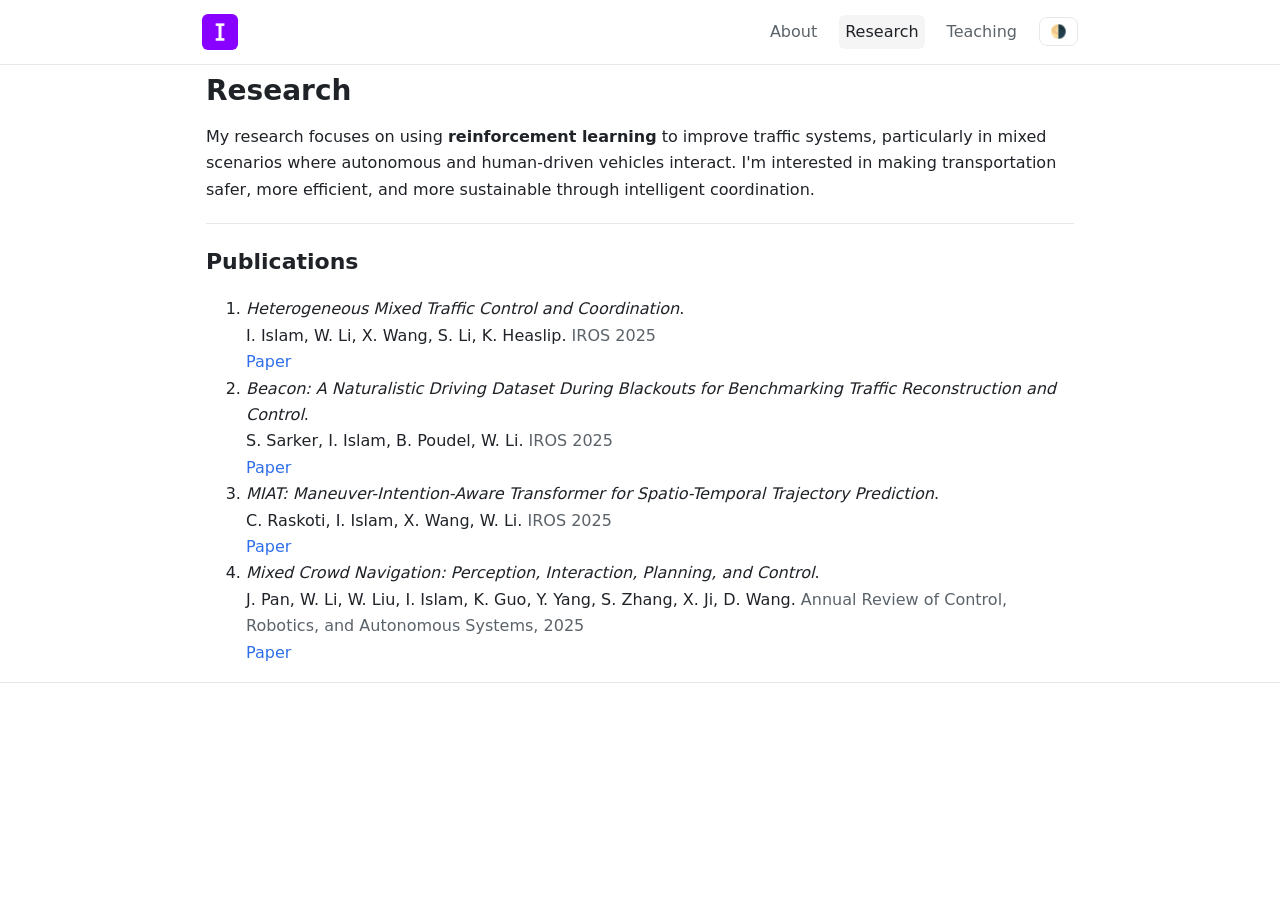
<file: research.html>
<!doctype html>
<html lang="en"><head>
<meta charset="utf-8"><meta name="viewport" content="width=device-width, initial-scale=1">
<title>Research — Iftekharul Islam</title>
<link rel="icon" href="/assets/img/favicon.ico" type="image/svg+xml">
<link rel="stylesheet" href="/assets/css/styles.css">
</head><body>
<!-- <header class="site-header"><div class="container nav"> -->
  <!-- <a class="brand" href="/"><img src="/assets/img/favicon.ico" alt="Logo"><span>Iftekharul Islam</span></a> -->
  <!-- <a class="brand" href="/"><img src="/assets/img/favicon.ico" alt="Logo"></a>
  <nav class="navlinks">
    <a href="/" class="">About</a>
    <a href="/research.html" class="active">Research</a>
    <a href="/teaching.html" class="">Teaching</a>
    <button class="toggle" data-toggle-theme aria-label="Toggle theme">🌗</button>
  </nav>
</div></header> -->
<header class="site-header"><div class="container nav">
  <a class="brand" href="/"><img src="/assets/img/favicon.ico" alt="Logo"></a>
  <nav class="navlinks">
    <a href="/" class="">About</a>
    <a href="/research.html" class="active">Research</a>
    <a href="/teaching.html" class="">Teaching</a>
    <button class="toggle" data-toggle-theme aria-label="Toggle theme">🌗</button>
  </nav>
</div></header>
  
<main class="container">

<h1>Research</h1>

<p>My research focuses on using <strong>reinforcement learning</strong> to improve traffic systems, particularly in mixed scenarios where autonomous and human-driven vehicles interact. I'm interested in making transportation safer, more efficient, and more sustainable through intelligent coordination.</p>

<hr>
  
<h2>Publications</h2>

<ol>
<li>
<em>Heterogeneous Mixed Traffic Control and Coordination</em>.<br>
I. Islam, W. Li, X. Wang, S. Li, K. Heaslip. <span class="small">IROS 2025</span><br>
<a href="https://arxiv.org/abs/2409.12330">Paper</a>
</li>
<li>
<em>Beacon: A Naturalistic Driving Dataset During Blackouts for Benchmarking Traffic Reconstruction and Control</em>.<br>
S. Sarker, I. Islam, B. Poudel, W. Li. <span class="small">IROS 2025</span><br>
<a href="https://arxiv.org/abs/2412.14208">Paper</a>
</li>
<li>
<em>MIAT: Maneuver-Intention-Aware Transformer for Spatio-Temporal Trajectory Prediction</em>.<br>
C. Raskoti, I. Islam, X. Wang, W. Li. <span class="small">IROS 2025</span><br>
<a href="https://arxiv.org/abs/2504.05059">Paper</a>
</li>
<li>
<em>Mixed Crowd Navigation: Perception, Interaction, Planning, and Control</em>.<br>
J. Pan, W. Li, W. Liu, I. Islam, K. Guo, Y. Yang, S. Zhang, X. Ji, D. Wang. <span class="small">Annual Review of Control, Robotics, and Autonomous Systems, 2025</span><br>
  <a href="https://www.annualreviews.org/content/journals/10.1146/annurev-control-032024-023929">Paper</a>
</li>
</ol>


<!-- <hr>
<h2>Areas</h2>
<ul>
<li>Mixed traffic coordination for HDV/AV interactions</li>
<li>RL‑guided routing and rerouting; multi‑agent control</li>
<li>SUMO ↔ CARLA co‑simulation and evaluation</li>
</ul>

<hr>
<h2>Areas</h2>
<ul>
  <li>Mixed traffic coordination for HDV/AV interactions</li>
  <li>RL‑guided dynamic routing and rerouting</li>
  <li>SUMO↔CARLA co‑simulation and evaluation</li>
</ul> -->
</main>
<footer><div class="container">
  <!-- <div>© 2025 Md Iftekharul Islam · <span class="small">UTK · RL · ITS</span></div> -->
</div></footer>
<script src="/assets/js/theme.js"></script>
</body></html>
</file>
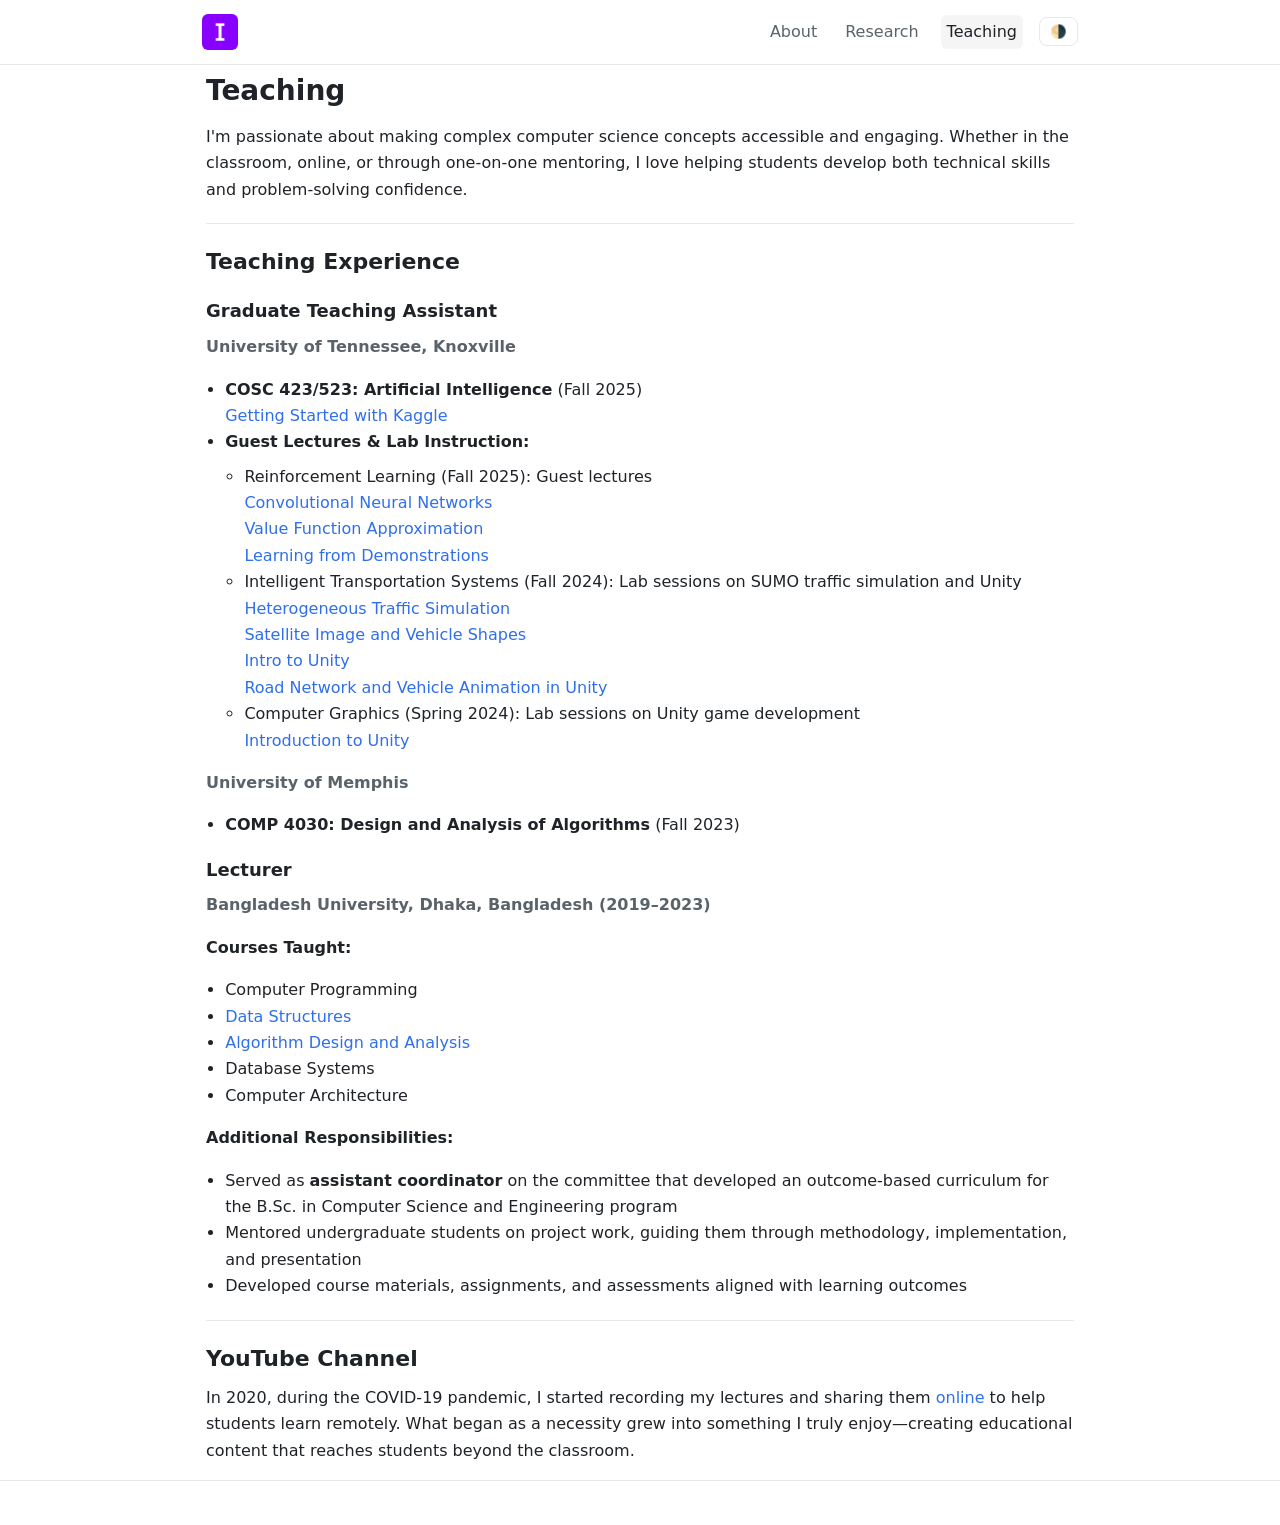
<file: teaching.html>
<!doctype html>
<html lang="en"><head>
<meta charset="utf-8"><meta name="viewport" content="width=device-width, initial-scale=1">
<title>Teaching — Iftekharul Islam</title>
<link rel="icon" href="/assets/img/favicon.ico" type="image/svg+xml">
<link rel="stylesheet" href="/assets/css/styles.css">
</head><body>
<!-- <header class="site-header"><div class="container nav"> -->
  <!-- <a class="brand" href="/"><img src="/assets/img/favicon.ico" alt="Logo"><span>Iftekharul Islam</span></a> -->
  <!-- <a class="brand" href="/"><img src="/assets/img/favicon.ico" alt="Logo"></a>
  <nav class="navlinks">
    <a href="/" class="">About</a>
    <a href="/research.html" class="">Research</a>
    <a href="/teaching.html" class="active">Teaching</a>
    <button class="toggle" data-toggle-theme aria-label="Toggle theme">🌗</button>
  </nav>
</div></header> -->

<header class="site-header"><div class="container nav">
  <a class="brand" href="/"><img src="/assets/img/favicon.ico" alt="Logo"></a>
  <nav class="navlinks">
    <a href="/" class="">About</a>
    <a href="/research.html" class="">Research</a>
    <a href="/teaching.html" class="active">Teaching</a>
    <button class="toggle" data-toggle-theme aria-label="Toggle theme">🌗</button>
  </nav>
</div></header>
  
<main class="container">

<h1>Teaching</h1>

<p>I'm passionate about making complex computer science concepts accessible and engaging. Whether in the classroom, online, or through one-on-one mentoring, I love helping students develop both technical skills and problem-solving confidence.</p>

<hr>

<h2>Teaching Experience</h2>

<h3>Graduate Teaching Assistant</h3>
<p class="small"><strong>University of Tennessee, Knoxville</strong></p>
<ul>
  <li><strong>COSC 423/523: Artificial Intelligence</strong> (Fall 2025)
    <!-- <br><span class="small">Assisted with lectures, labs, and student support for graduate and undergraduate AI course</span> -->
    <br><span class="small"><a href="/assets/teaching/TA/COSC423_523/COSC423_Kaggle.pdf">Getting Started with Kaggle</a></span>
    
    
  </li>
  <li><strong>Guest Lectures & Lab Instruction:</strong>
    <ul style="margin-top: 8px;">
      <li>Reinforcement Learning (Fall 2025): Guest lectures
        <br><span class="small"><a href="/assets/teaching/guest_lectures_labs/RL/RL_1_CNN.pdf">Convolutional Neural Networks</a></span>
        <br><span class="small"><a href="/assets/teaching/guest_lectures_labs/RL/RL_2_VFA.pdf">Value Function Approximation</a></span>
        <br><span class="small"><a href="/assets/teaching/guest_lectures_labs/RL/RL_3_LfD.pdf">Learning from Demonstrations</a></span>
      </li>
      <li>Intelligent Transportation Systems (Fall 2024): Lab sessions on SUMO traffic simulation and Unity
        <br><span class="small"><a href="/assets/teaching/guest_lectures_labs/ITS/ITS_Lab1.pdf">Heterogeneous Traffic Simulation</a></span>
        <br><span class="small"><a href="/assets/teaching/guest_lectures_labs/ITS/ITS_Lab2.pdf">Satellite Image and Vehicle Shapes</a></span>
        <br><span class="small"><a href="/assets/teaching/guest_lectures_labs/ITS/ITS_Lab3.pdf">Intro to Unity</a></span>
        <br><span class="small"><a href="/assets/teaching/guest_lectures_labs/ITS/ITS_Lab4.pdf">Road Network and Vehicle Animation in Unity</a></span>
      </li>
      <li>Computer Graphics (Spring 2024): Lab sessions on Unity game development
        <br><span class="small"><a href="/assets/teaching/guest_lectures_labs/CG/CG_Intro_to_Unity.pdf">Introduction to Unity</a></span>
      </li>
    </ul>
  </li>
</ul>
  

<p class="small"><strong>University of Memphis</strong></p>
<ul>
  <li><strong>COMP 4030: Design and Analysis of Algorithms</strong> (Fall 2023)
    <!-- <br><span class="small">Supported students in understanding algorithm design, complexity analysis, and problem-solving techniques</span> -->
  </li>
</ul>

<h3>Lecturer</h3>
<p class="small"><strong>Bangladesh University, Dhaka, Bangladesh (2019–2023)</strong></p>
<!-- <p>I spent four rewarding years teaching undergraduate computer science courses. This experience shaped my teaching philosophy and deepened my commitment to education.</p> -->

<!-- <p><strong>Courses Taught:</strong></p>
<ul>
  <li><strong>Algorithm Design</strong> – Covered sorting, searching, dynamic programming, greedy algorithms, and graph algorithms</li>
  <li><strong>Data Structures</strong> – Taught arrays, linked lists, trees, graphs, hash tables, and their applications</li>
  <li><strong>Database Systems</strong> – Introduced relational databases, SQL, normalization, and transaction management</li>
  <li><strong>Computer Architecture</strong> – Covered CPU design, memory hierarchy, and system-level organization</li>
</ul> -->

  <p><strong>Courses Taught:</strong></p>
<ul>
  <li>Computer Programming</li>
  <li><a href="https://www.youtube.com/playlist?list=PLPWMCxuOqS4Uov2W5mj8ly3pADwD7e3L3">Data Structures</a></li>
  <li><a href="https://www.youtube.com/playlist?list=PLPWMCxuOqS4Vx4NsoOK7tz2ywiylgKvCQ">Algorithm Design and Analysis</a></li>
  <li>Database Systems</li>
  <li>Computer Architecture</li>
</ul>

<p><strong>Additional Responsibilities:</strong></p>
<ul>
  <li>Served as <strong>assistant coordinator</strong> on the committee that developed an outcome-based curriculum for the B.Sc. in Computer Science and Engineering program</li>
  <li>Mentored undergraduate students on project work, guiding them through methodology, implementation, and presentation</li>
  <li>Developed course materials, assignments, and assessments aligned with learning outcomes</li>
</ul>

<hr>

<h2>YouTube Channel</h2>

<p>In 2020, during the COVID-19 pandemic, I started recording my lectures and sharing them <a href="https://www.youtube.com/@philoCS">online</a> to help students learn remotely. What began as a necessity grew into something I truly enjoy—creating educational content that reaches students beyond the classroom.</p>

</main>
<footer><div class="container">
  <!-- <div>© 2025 Md Iftekharul Islam · <span class="small">UTK · RL · ITS</span></div> -->
</div></footer>
<script src="/assets/js/theme.js"></script>
</body></html>
</file>
<file: assets/css/styles.css>
/* Minimal Academic Theme
   - Light/Dark via [data-theme="dark"]
   - Clean typographic layout similar to classic academic pages
*/

/* ---------- Theme Variables ---------- */
:root{
  --bg: #ffffff;
  --text: #1f2328;
  --muted: #5b636a;
  --link: #2f6feb;
  --border: #e6e8eb;
  --accent: #6e7781;
  --codebg: #f6f8fa;
}
:root[data-theme="dark"]{
  --bg: #0d1117;
  --text: #e6edf3;
  --muted: #9da7b0;
  --link: #79c0ff;
  --border: #2d333b;
  --accent: #8b949e;
  --codebg: #161b22;
}

/* ---------- Reset-ish ---------- */
*{ box-sizing:border-box }
html, body{ margin:0; padding:0 }
img{ max-width:100%; height:auto; display:block } /* global image safety */

/* ---------- Base Typography ---------- */
body{
  background:var(--bg);
  color:var(--text);
  font: 16px/1.65 ui-sans-serif, system-ui, -apple-system, "Segoe UI", Roboto, Helvetica, Arial, sans-serif;
}
a{ color:var(--link); text-decoration:none }
a:hover{ text-decoration:underline }
.container{ max-width: 900px; margin: 0 auto; padding: 0 16px; }

main{ padding: 28px 0 48px; }
h1{ font-size:28px; margin:.2rem 0 .6rem }
h2{ font-size:22px; margin:1.2rem 0 .4rem }
h3{ font-size:18px; margin:1rem 0 .3rem }
p{ margin: .5rem 0 1rem }
ul{ padding-left: 1.2rem; margin: .25rem 0 1rem }
hr{ border:0; border-top:1px solid var(--border); margin: 1.25rem 0 }
.small{ color:var(--muted); }

/* ---------- Header / Nav ---------- */
.site-header{
  border-bottom:1px solid var(--border);
  position:sticky; top:0; background:var(--bg); z-index:10;
}
.nav{
  display:flex; align-items:center; justify-content:space-between; gap:12px;
  padding: 14px 12px;
}
.brand{ display:flex; align-items:center; gap:10px; color:var(--text); font-weight:700; font-size:18px; }
.brand img{ width:36px; height:36px; border-radius:6px }
.navlinks{ display:flex; gap:16px; align-items:center; }
.navlinks a{ color:var(--muted); padding:4px 6px; border-radius:6px }
.navlinks a.active, .navlinks a:hover{ color:var(--text); background:rgba(127,127,127,.08) }
.toggle{
  border:1px solid var(--border); background:transparent; color:var(--text);
  border-radius:8px; padding:6px 10px; cursor:pointer;
}

/* ---------- Layout Grid ---------- */
.grid{
  display:grid;
  gap:18px;
  grid-template-columns: 260px 1fr; /* sidebar + main */
  align-items:start; /* keeps cards/images from stretching */
}

/* Stack on smaller screens */
@media (max-width: 880px){
  .grid{ grid-template-columns: 1fr; }
}

/* ---------- Cards / Blocks ---------- */
.card{
  border:1px solid var(--border);
  border-radius:10px;
  padding:14px;
}
blockquote{
  border-left:3px solid var(--border);
  padding-left:12px;
  color:var(--muted)
}

/* ---------- Center-align Contact Card Only ---------- */
.grid .card {
  text-align: center;
}



/* ---------- Tables / Code ---------- */
table{ border-collapse:collapse; width:100% }
th, td{ border:1px solid var(--border); padding:8px; text-align:left }
code, pre{ background:var(--codebg); padding:.2rem .35rem; border-radius:6px }

/* ---------- Footer ---------- */
footer{
  border-top:1px solid var(--border);
  padding:22px 0;
  color:var(--muted)
}

/* ---------- Profile Image ---------- */
/* Remove inline styles from the <img> in HTML; sizing is controlled here */
img[alt="Profile photo"]{
  width:100%;
  max-width:240px;        /* ideal desktop size for the sidebar */
  margin:auto;            /* centers inside the left column */
  margin-top:16px;
  border-radius:10px;
  border:1px solid var(--border);
}

/* Slightly smaller on phones */
@media (max-width: 768px){
  img[alt="Profile photo"]{
    max-width:200px;
  }
}
</file>
